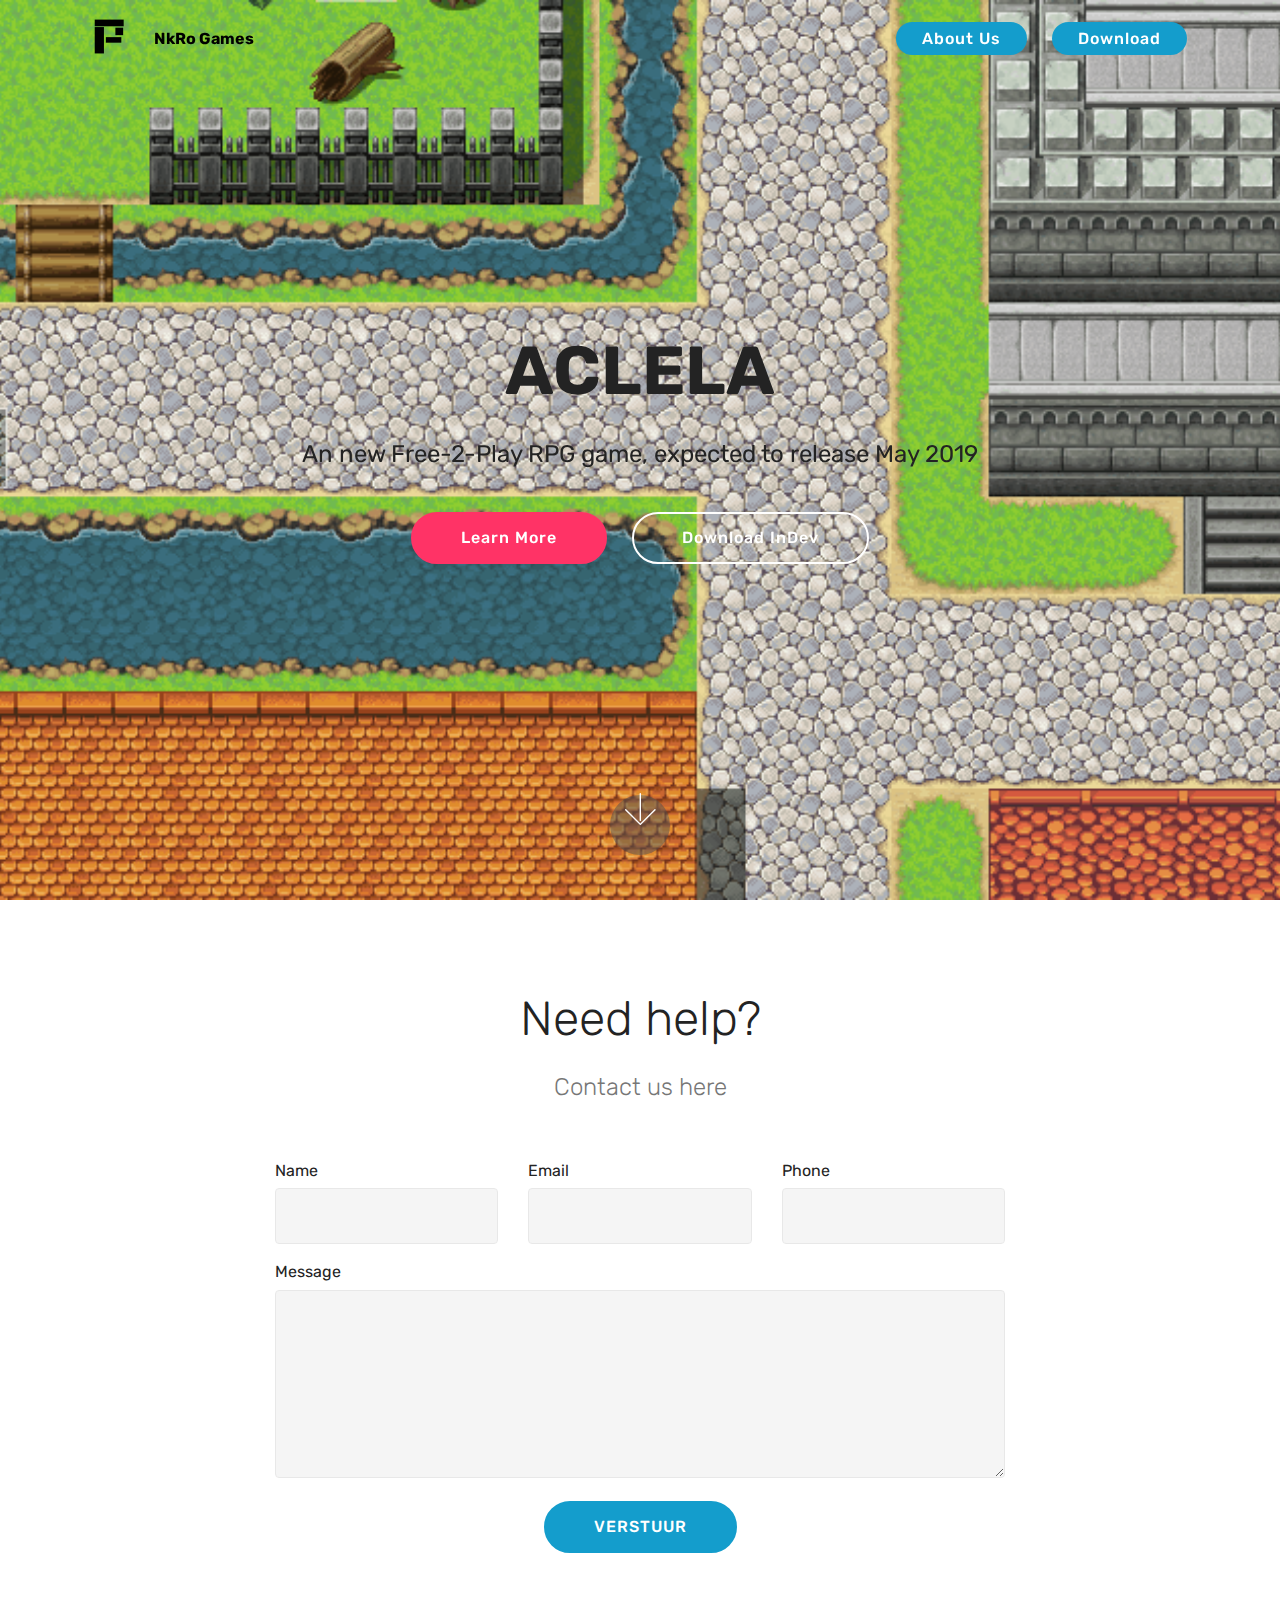
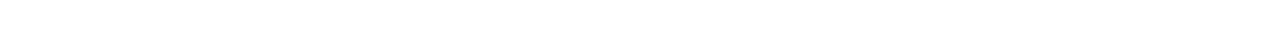
<file: index.html>
<!DOCTYPE html>
<html >
<head>
  <!-- Site made with Mobirise Website Builder v4.9.5, https://mobirise.com -->
  <meta charset="UTF-8">
  <meta http-equiv="X-UA-Compatible" content="IE=edge">
  <meta name="generator" content="Mobirise v4.9.5, mobirise.com">
  <meta name="viewport" content="width=device-width, initial-scale=1, minimum-scale=1">
  <link rel="shortcut icon" href="assets/images/logo-lol-122x122.png" type="image/x-icon">
  <meta name="description" content="">
  <title>Home</title>
  <link rel="stylesheet" href="assets/web/assets/mobirise-icons/mobirise-icons.css">
  <link rel="stylesheet" href="assets/tether/tether.min.css">
  <link rel="stylesheet" href="assets/bootstrap/css/bootstrap.min.css">
  <link rel="stylesheet" href="assets/bootstrap/css/bootstrap-grid.min.css">
  <link rel="stylesheet" href="assets/bootstrap/css/bootstrap-reboot.min.css">
  <link rel="stylesheet" href="assets/dropdown/css/style.css">
  <link rel="stylesheet" href="assets/theme/css/style.css">
  <link rel="stylesheet" href="assets/mobirise/css/mbr-additional.css" type="text/css">
  
  
  
</head>
<body>
  <section class="menu cid-rkrP3mmhwZ" once="menu" id="menu1-f">

    

    <nav class="navbar navbar-expand beta-menu navbar-dropdown align-items-center navbar-fixed-top navbar-toggleable-sm bg-color transparent">
        <button class="navbar-toggler navbar-toggler-right" type="button" data-toggle="collapse" data-target="#navbarSupportedContent" aria-controls="navbarSupportedContent" aria-expanded="false" aria-label="Toggle navigation">
            <div class="hamburger">
                <span></span>
                <span></span>
                <span></span>
                <span></span>
            </div>
        </button>
        <div class="menu-logo">
            <div class="navbar-brand">
                <span class="navbar-logo">
                    <a href="index.html">
                         <img src="assets/images/logo-lol-122x122.png" alt="Mobirise" title="" style="height: 3.8rem;">
                    </a>
                </span>
                <span class="navbar-caption-wrap"><a class="navbar-caption text-black display-4" href="index.html">
                        NkRo Games</a></span>
            </div>
        </div>
        <div class="collapse navbar-collapse" id="navbarSupportedContent">
            
            <div class="navbar-buttons mbr-section-btn"><a class="btn btn-sm btn-primary display-4" href="page2.html">About Us</a> <a class="btn btn-sm btn-primary display-4" href="aclela.html">Download</a></div>
        </div>
    </nav>
</section>

<section class="engine"><a href="https://mobirise.info/c">free web builder</a></section><section class="cid-qTkA127IK8 mbr-fullscreen mbr-parallax-background" id="header2-1">

    

    

    <div class="container align-center">
        <div class="row justify-content-md-center">
            <div class="mbr-white col-md-10">
                <h1 class="mbr-section-title mbr-bold pb-3 mbr-fonts-style display-1">
                    ACLELA</h1>
                
                <p class="mbr-text pb-3 mbr-fonts-style display-5">
                    An new Free-2-Play RPG game, expected to release May 2019</p>
                <div class="mbr-section-btn"><a class="btn btn-md btn-secondary display-4" href="aclela.html">Learn More</a>
                    <a class="btn btn-md btn-white-outline display-4" href="aclela.html">Download InDev</a></div>
            </div>
        </div>
    </div>
    <div class="mbr-arrow hidden-sm-down" aria-hidden="true">
        <a href="#next">
            <i class="mbri-down mbr-iconfont"></i>
        </a>
    </div>
</section>

<section class="mbr-section form1 cid-rkrI8SRZY6" id="form1-9">

    

    
    <div class="container">
        <div class="row justify-content-center">
            <div class="title col-12 col-lg-8">
                <h2 class="mbr-section-title align-center pb-3 mbr-fonts-style display-2">
                    Need help?</h2>
                <h3 class="mbr-section-subtitle align-center mbr-light pb-3 mbr-fonts-style display-5">
                    Contact us here</h3>
            </div>
        </div>
    </div>
    <div class="container">
        <div class="row justify-content-center">
            <div class="media-container-column col-lg-8" data-form-type="formoid">
                <!---Formbuilder Form--->
                <form action="https://mobirise.com/" method="POST" class="mbr-form form-with-styler" data-form-title="Mobirise Form"><input type="hidden" name="email" data-form-email="true" value="CweQeNwC/BM3D57hSDMDWaapLicbZzyFoXRSc1AxkTxTWWe3l/UnCzwc1hsbFVn29zgS/gANUWB5or0KlwSx6nP8vLWIxZ9Esc9L5ptPLHcdA2VpLvKqcmP9AhLo1OG1">
                    <div class="row row-sm-offset">
                        <div hidden="hidden" data-form-alert="" class="alert alert-success col-12">Thanks! We will get back to you as soon as possible</div>
                        <div hidden="hidden" data-form-alert-danger="" class="alert alert-danger col-12">
                        </div>
                    </div>
                    <div class="dragArea row row-sm-offset">
                        <div class="col-md-4  form-group" data-for="name">
                            <label for="name-form1-9" class="form-control-label mbr-fonts-style display-7">Name</label>
                            <input type="text" name="name" data-form-field="Name" required="required" class="form-control display-7" id="name-form1-9">
                        </div>
                        <div class="col-md-4  form-group" data-for="email">
                            <label for="email-form1-9" class="form-control-label mbr-fonts-style display-7">Email</label>
                            <input type="email" name="email" data-form-field="Email" required="required" class="form-control display-7" id="email-form1-9">
                        </div>
                        <div data-for="phone" class="col-md-4  form-group">
                            <label for="phone-form1-9" class="form-control-label mbr-fonts-style display-7">Phone</label>
                            <input type="tel" name="phone" data-form-field="Phone" class="form-control display-7" id="phone-form1-9">
                        </div>
                        <div data-for="message" class="col-md-12 form-group">
                            <label for="message-form1-9" class="form-control-label mbr-fonts-style display-7">Message</label>
                            <textarea name="message" data-form-field="Message" class="form-control display-7" id="message-form1-9"></textarea>
                        </div>
                        <div class="col-md-12 input-group-btn align-center">
                            <button type="submit" class="btn btn-primary btn-form display-4">VERSTUUR</button>
                        </div>
                    </div>
                </form><!---Formbuilder Form--->
            </div>
        </div>
    </div>
</section>


  <script src="assets/web/assets/jquery/jquery.min.js"></script>
  <script src="assets/popper/popper.min.js"></script>
  <script src="assets/tether/tether.min.js"></script>
  <script src="assets/bootstrap/js/bootstrap.min.js"></script>
  <script src="assets/smoothscroll/smooth-scroll.js"></script>
  <script src="assets/dropdown/js/script.min.js"></script>
  <script src="assets/touchswipe/jquery.touch-swipe.min.js"></script>
  <script src="assets/parallax/jarallax.min.js"></script>
  <script src="assets/theme/js/script.js"></script>
  <script src="assets/formoid/formoid.min.js"></script>
  
  
</body>
</html>
</file>
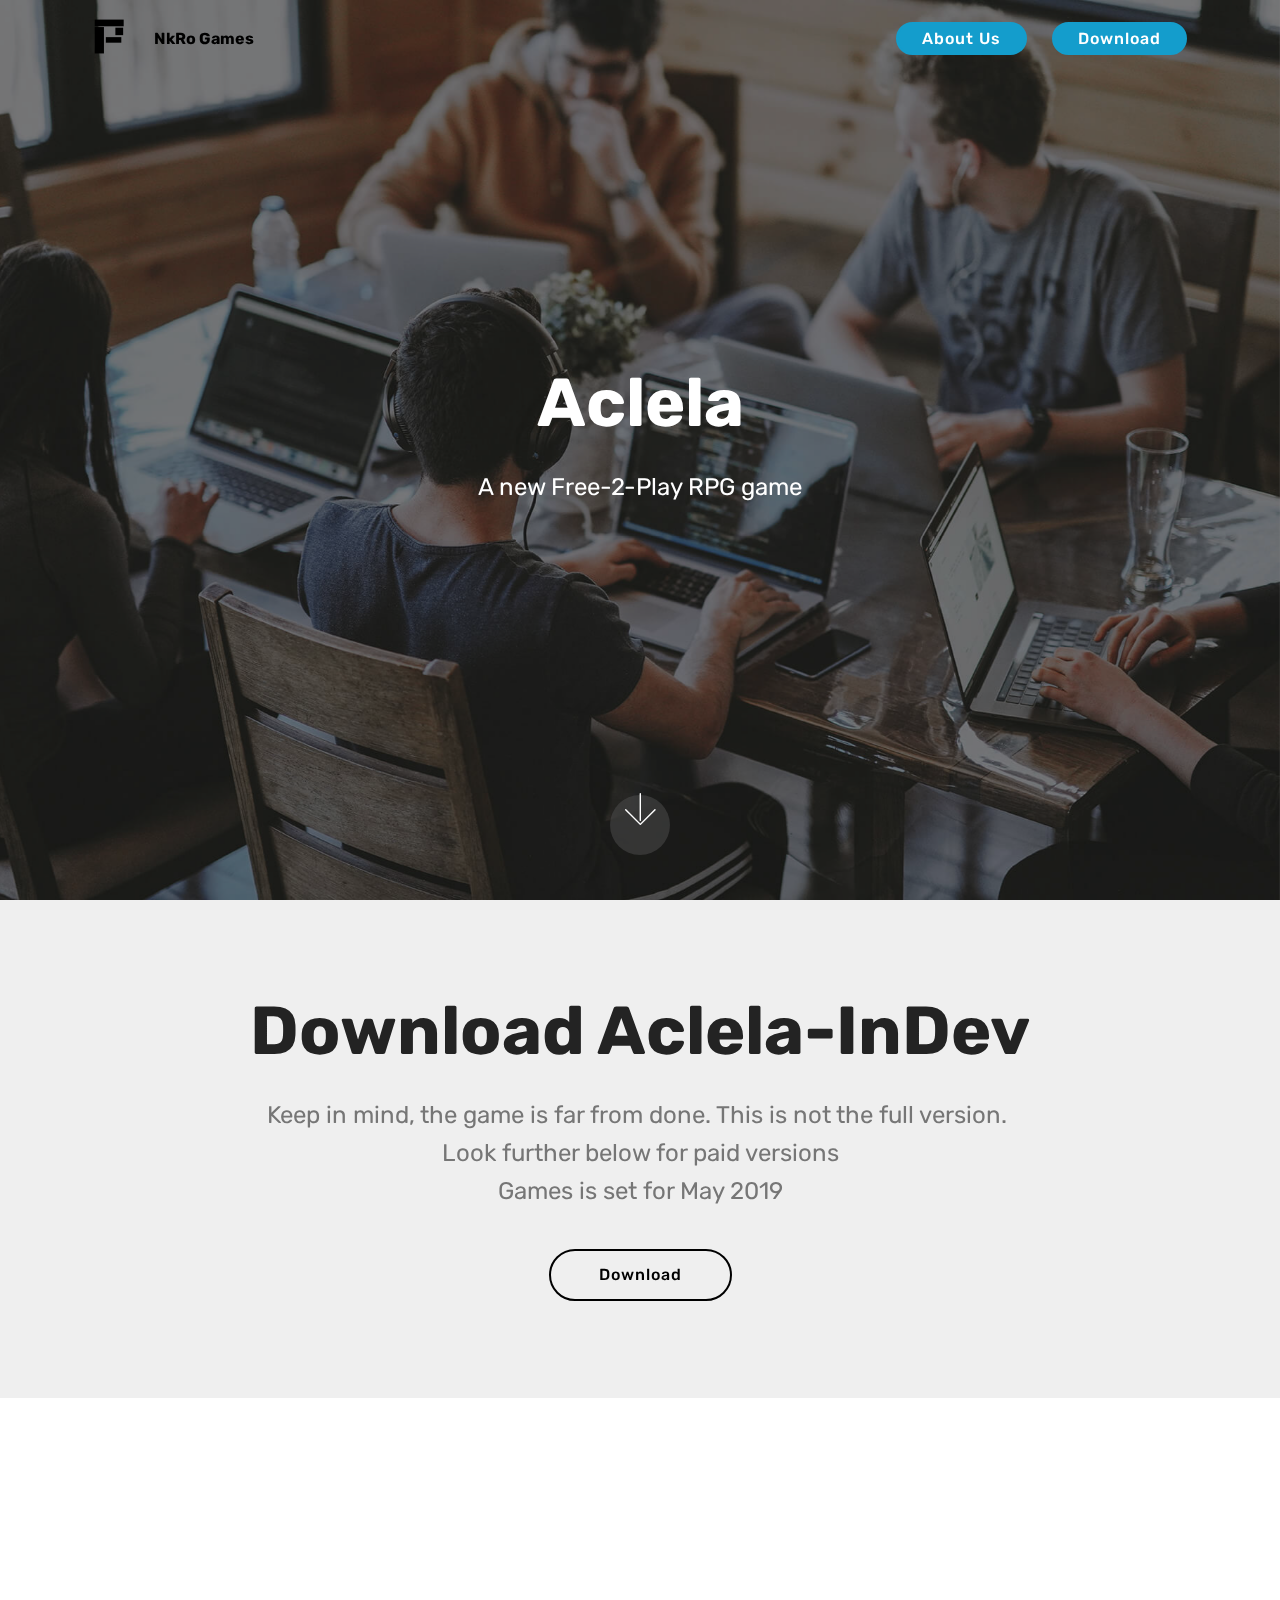
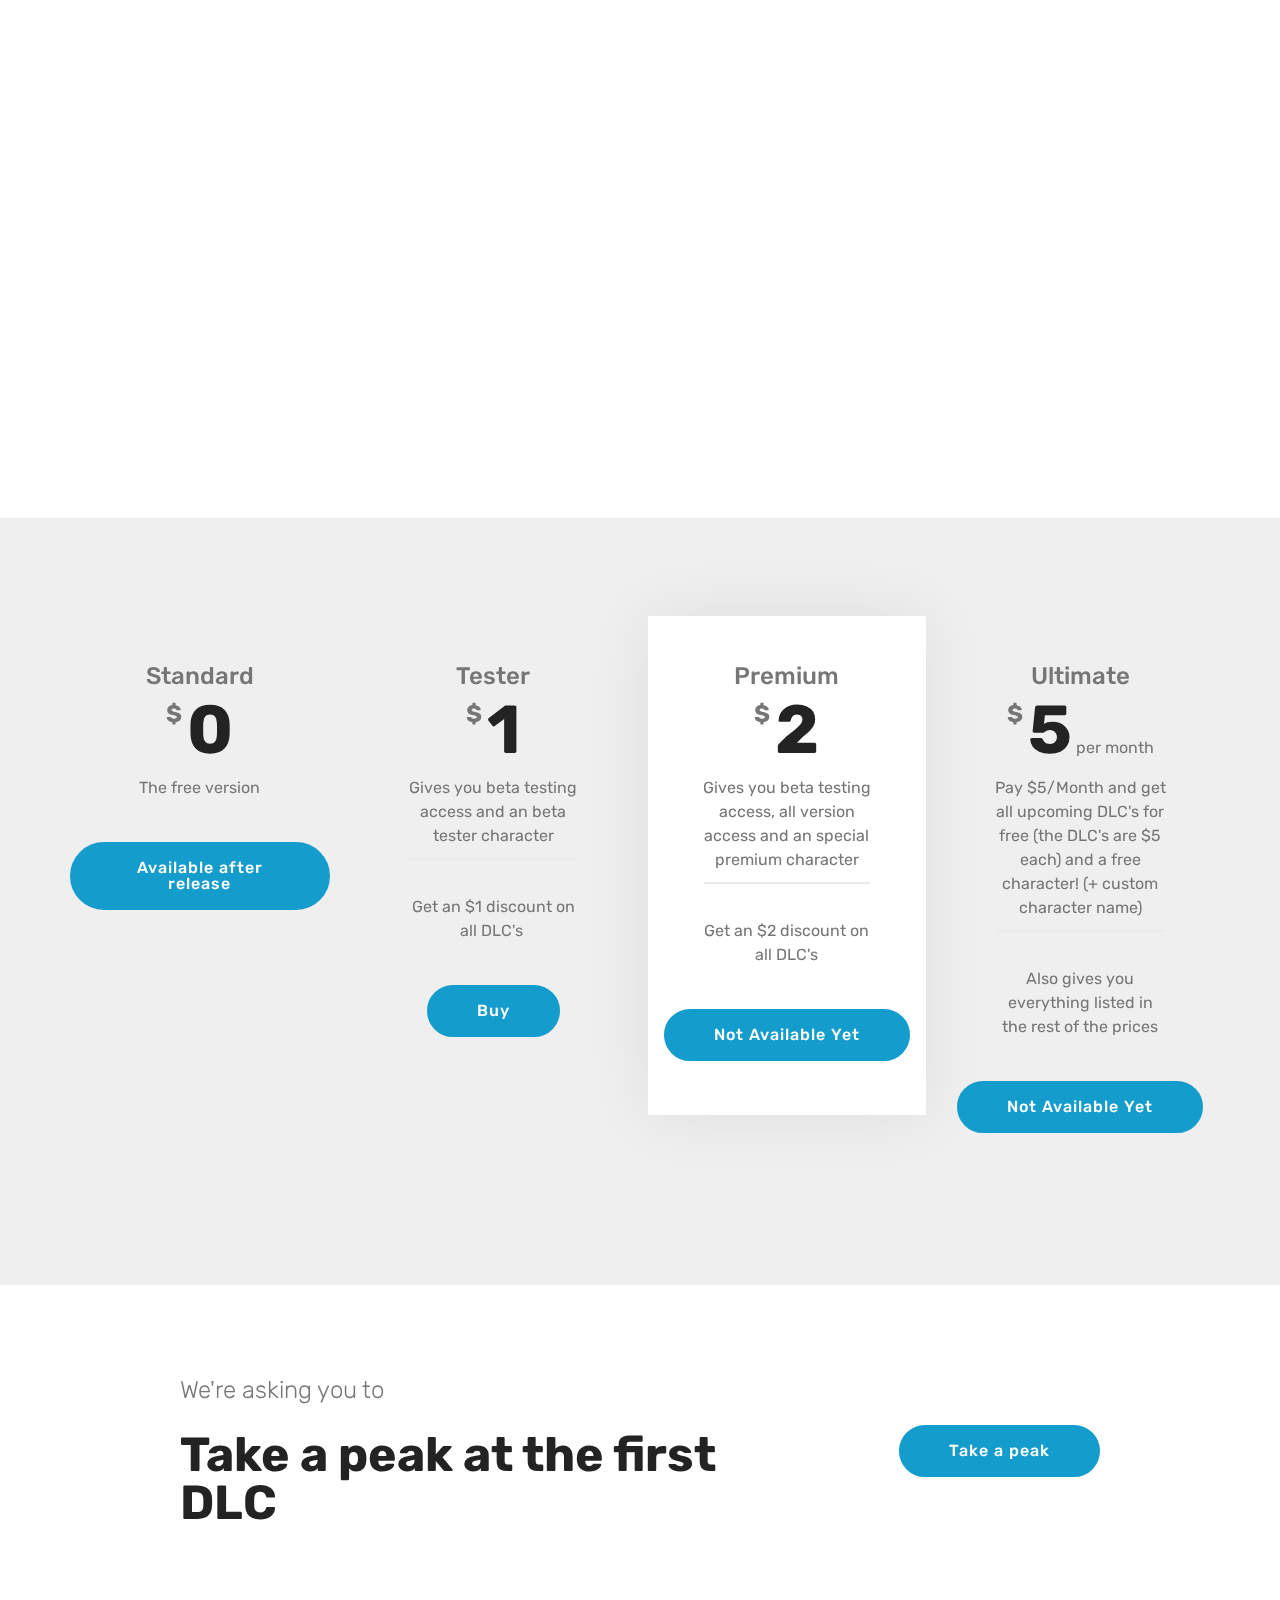
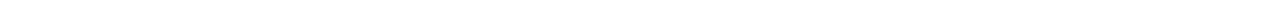
<file: aclela.html>
<!DOCTYPE html>
<html >
<head>
  <!-- Site made with Mobirise Website Builder v4.9.5, https://mobirise.com -->
  <meta charset="UTF-8">
  <meta http-equiv="X-UA-Compatible" content="IE=edge">
  <meta name="generator" content="Mobirise v4.9.5, mobirise.com">
  <meta name="viewport" content="width=device-width, initial-scale=1, minimum-scale=1">
  <link rel="shortcut icon" href="assets/images/logo-lol-122x122.png" type="image/x-icon">
  <meta name="description" content="Website Creator Description">
  <title>Aclela</title>
  <link rel="stylesheet" href="assets/web/assets/mobirise-icons/mobirise-icons.css">
  <link rel="stylesheet" href="assets/tether/tether.min.css">
  <link rel="stylesheet" href="assets/bootstrap/css/bootstrap.min.css">
  <link rel="stylesheet" href="assets/bootstrap/css/bootstrap-grid.min.css">
  <link rel="stylesheet" href="assets/bootstrap/css/bootstrap-reboot.min.css">
  <link rel="stylesheet" href="assets/dropdown/css/style.css">
  <link rel="stylesheet" href="assets/theme/css/style.css">
  <link rel="stylesheet" href="assets/mobirise/css/mbr-additional.css" type="text/css">
  
  
  
</head>
<body>
  <section class="menu cid-rkrPcb4YgT" once="menu" id="menu1-h">

    

    <nav class="navbar navbar-expand beta-menu navbar-dropdown align-items-center navbar-fixed-top navbar-toggleable-sm bg-color transparent">
        <button class="navbar-toggler navbar-toggler-right" type="button" data-toggle="collapse" data-target="#navbarSupportedContent" aria-controls="navbarSupportedContent" aria-expanded="false" aria-label="Toggle navigation">
            <div class="hamburger">
                <span></span>
                <span></span>
                <span></span>
                <span></span>
            </div>
        </button>
        <div class="menu-logo">
            <div class="navbar-brand">
                <span class="navbar-logo">
                    <a href="index.html">
                         <img src="assets/images/logo-lol-122x122.png" alt="Mobirise" title="" style="height: 3.8rem;">
                    </a>
                </span>
                <span class="navbar-caption-wrap"><a class="navbar-caption text-black display-4" href="index.html">
                        NkRo Games</a></span>
            </div>
        </div>
        <div class="collapse navbar-collapse" id="navbarSupportedContent">
            
            <div class="navbar-buttons mbr-section-btn"><a class="btn btn-sm btn-primary display-4" href="page2.html">About Us</a> <a class="btn btn-sm btn-primary display-4" href="aclela.html">Download</a></div>
        </div>
    </nav>
</section>

<section class="engine"><a href="https://mobirise.info/y">free html website templates</a></section><section class="cid-rkpvKJGhiN mbr-fullscreen mbr-parallax-background" id="header2-5">

    

    <div class="mbr-overlay" style="opacity: 0.5; background-color: rgb(35, 35, 35);"></div>

    <div class="container align-center">
        <div class="row justify-content-md-center">
            <div class="mbr-white col-md-10">
                <h1 class="mbr-section-title mbr-bold pb-3 mbr-fonts-style display-1">
                    Aclela</h1>
                
                <p class="mbr-text pb-3 mbr-fonts-style display-5">
                    A new Free-2-Play RPG game</p>
                
            </div>
        </div>
    </div>
    <div class="mbr-arrow hidden-sm-down" aria-hidden="true">
        <a href="#next">
            <i class="mbri-down mbr-iconfont"></i>
        </a>
    </div>
</section>

<section class="header1 cid-rkpw3Y3aBR" id="header16-6">

    

    

    <div class="container">
        <div class="row justify-content-md-center">
            <div class="col-md-10 align-center">
                <h1 class="mbr-section-title mbr-bold pb-3 mbr-fonts-style display-1">
                    Download Aclela-InDev</h1>
                
                <p class="mbr-text pb-3 mbr-fonts-style display-5">
                    Keep in mind, the game is far from done. This is not the full version.&nbsp;<br>Look further below for paid versions<br>Games is set for May 2019</p>
                <div class="mbr-section-btn"><a class="btn btn-md btn-black-outline display-4" href="https://www.dropbox.com/s/05bfgshtmplf0sk/Aclela.zip?dl=1" target="_blank">Download</a></div>
            </div>
        </div>
    </div>

</section>

<section class="cid-rkpPu8cMzn" id="video2-7">

    
    
    <figure class="mbr-figure align-center">
        <div class="video-block" style="width: 100%;">
            <div><iframe class="mbr-embedded-video" src="https://www.youtube.com/embed/uNCr7NdOJgw?rel=0&amp;amp;showinfo=0&amp;autoplay=0&amp;loop=0" width="1280" height="720" frameborder="0" allowfullscreen></iframe></div>
        </div>
    </figure>
</section>

<section class="pricing-table2 cid-rkpPBGVfo7" id="pricing-tables2-8">

    

    

    <div class="container">
        <div class="media-container-row">

            <div class="plan col-12 mx-2 my-2 justify-content-center col-lg-3">
                <div class="plan-header text-center pt-5">
                    <h3 class="plan-title mbr-fonts-style display-5">
                        Standard
                    </h3>
                    <div class="plan-price">
                        <span class="price-value mbr-fonts-style display-5">
                            $
                        </span>
                        <span class="price-figure mbr-fonts-style display-1">
                            0</span>
                        <small class="price-term mbr-fonts-style display-7"></small>
                    </div>
                </div>
                <div class="plan-body">
                    <div class="plan-list align-center">
                        <ul class="list-group list-group-flush mbr-fonts-style display-7">
                            <li class="list-group-item">The free version</li>
                        </ul>
                    </div>
                    <div class="mbr-section-btn text-center py-4 pb-5"><a href="https://mobirise.co" class="btn btn-primary display-4">Available after release</a></div>
                </div>
            </div>

            <div class="plan col-12 mx-2 my-2 justify-content-center col-lg-3">
                <div class="plan-header text-center pt-5">
                    <h3 class="plan-title mbr-fonts-style display-5">
                        Tester</h3>
                    <div class="plan-price">
                        <span class="price-value mbr-fonts-style display-5">
                            $
                        </span>
                        <span class="price-figure mbr-fonts-style display-1">
                            1</span>
                        <small class="price-term mbr-fonts-style display-7"></small>
                    </div>
                </div>
                <div class="plan-body">
                    <div class="plan-list align-center">
                        <ul class="list-group list-group-flush mbr-fonts-style display-7">
                            <li class="list-group-item">Gives you beta testing access and an beta tester character</li><br><li class="list-group-item">Get an $1 discount on all DLC's&nbsp;</li>
                        </ul>
                    </div>
                    <div class="mbr-section-btn text-center py-4 pb-5"><a href="aclela.html" class="btn btn-primary display-4">Buy</a></div>
                </div>
            </div>

            <div class="plan col-12 mx-2 my-2 justify-content-center favorite col-lg-3">
                <div class="plan-header text-center pt-5">
                    <h3 class="plan-title mbr-fonts-style display-5">
                        Premium
                    </h3>
                    <div class="plan-price">
                        <span class="price-value mbr-fonts-style display-5">
                            $
                        </span>
                        <span class="price-figure mbr-fonts-style display-1">
                            2</span>
                        <small class="price-term mbr-fonts-style display-7"></small>
                    </div>
                </div>
                <div class="plan-body">
                    <div class="plan-list align-center">
                        <ul class="list-group list-group-flush mbr-fonts-style display-7">
                            <li class="list-group-item">Gives you beta testing access, all version access and an special premium character</li><br><li class="list-group-item">Get an $2 discount on all DLC's</li>
                        </ul>
                    </div>
                    <div class="mbr-section-btn text-center py-4 pb-5"><a href="aclela.html" class="btn btn-primary display-4">Not Available Yet</a></div>
                </div>
            </div>

            <div class="plan col-12 mx-2 my-2 justify-content-center col-lg-3">
                <div class="plan-header text-center pt-5">
                    <h3 class="plan-title mbr-fonts-style display-5">
                        Ultimate
                    </h3>
                    <div class="plan-price">
                        <span class="price-value mbr-fonts-style display-5">
                            $
                        </span>
                        <span class="price-figure mbr-fonts-style display-1">5</span>
                        <small class="price-term mbr-fonts-style display-7">
                            per month</small>
                    </div>
                </div>
                <div class="plan-body">
                    <div class="plan-list align-center">
                        <ul class="list-group list-group-flush mbr-fonts-style display-7">
                            <li class="list-group-item">Pay $5/Month and get all upcoming DLC's for free (the DLC's are $5 each) and a free character! (+ custom character name)</li><br><li class="list-group-item">Also gives you everything listed in the rest of the prices</li>
                        </ul>
                    </div>
                    <div class="mbr-section-btn text-center py-4 pb-5"><a href="aclela.html" class="btn btn-primary display-4">Not Available Yet</a></div>
                </div>
            </div>

        </div>
    </div>
</section>

<section class="mbr-section info1 cid-rkrQS5Ew3W" id="info1-m">

    

    
    <div class="container">
        <div class="row justify-content-center content-row">
            <div class="media-container-column title col-12 col-lg-7 col-md-6">
                <h3 class="mbr-section-subtitle align-left mbr-light pb-3 mbr-fonts-style display-5">We're asking you to</h3>
                <h2 class="align-left mbr-bold mbr-fonts-style display-2">
                    Take a peak at the first DLC</h2>
            </div>
            <div class="media-container-column col-12 col-lg-3 col-md-4">
                <div class="mbr-section-btn align-right py-4"><a class="btn btn-primary display-4" href="page3.html">Take a peak</a></div>
            </div>
        </div>
    </div>
</section>


  <script src="assets/web/assets/jquery/jquery.min.js"></script>
  <script src="assets/popper/popper.min.js"></script>
  <script src="assets/tether/tether.min.js"></script>
  <script src="assets/bootstrap/js/bootstrap.min.js"></script>
  <script src="assets/smoothscroll/smooth-scroll.js"></script>
  <script src="assets/dropdown/js/script.min.js"></script>
  <script src="assets/touchswipe/jquery.touch-swipe.min.js"></script>
  <script src="assets/parallax/jarallax.min.js"></script>
  <script src="assets/theme/js/script.js"></script>
  
  
</body>
</html>
</file>
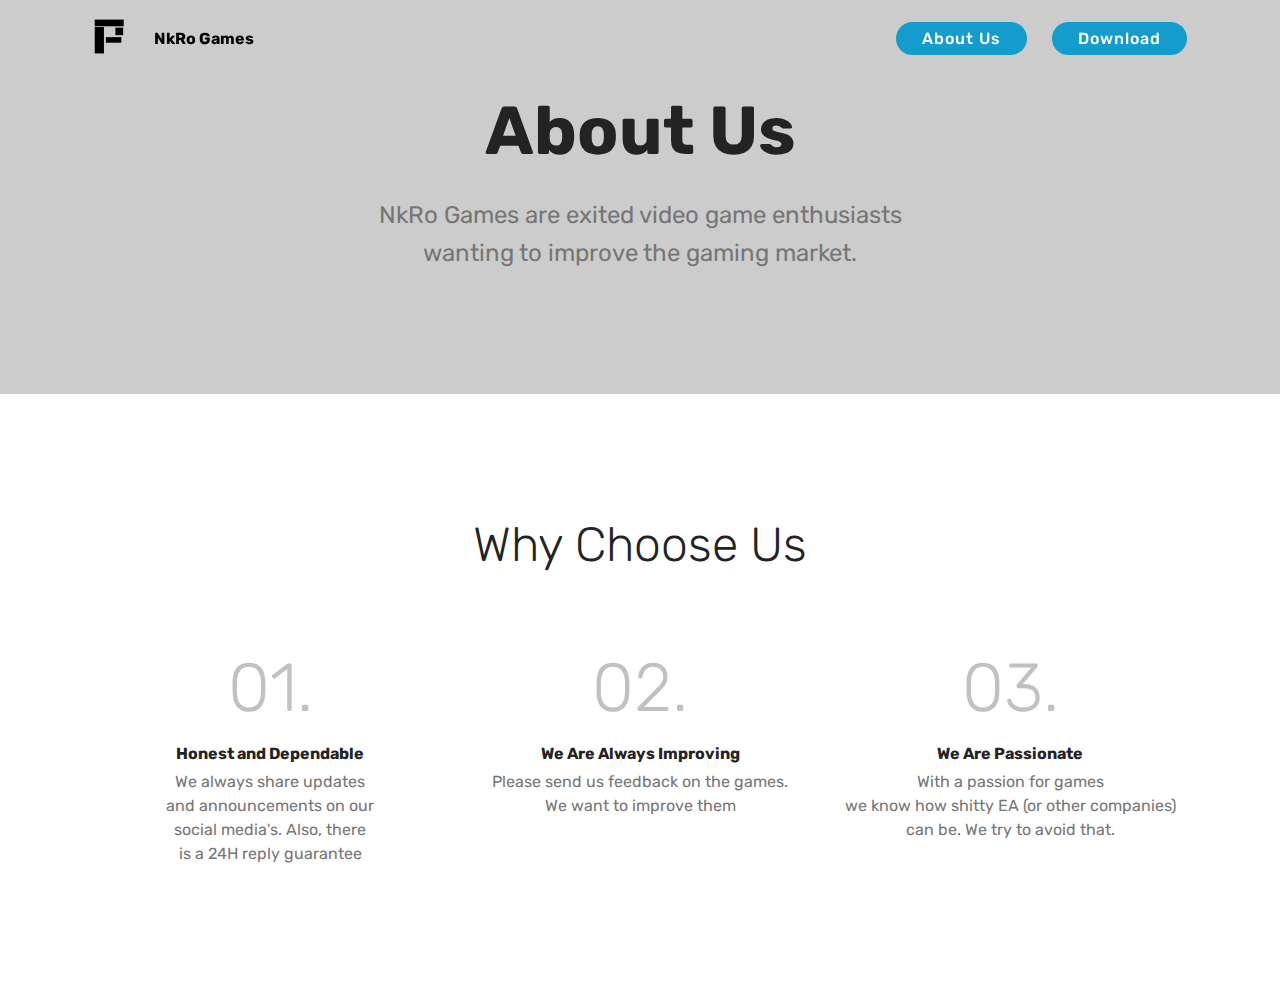
<file: page2.html>
<!DOCTYPE html>
<html >
<head>
  <!-- Site made with Mobirise Website Builder v4.9.5, https://mobirise.com -->
  <meta charset="UTF-8">
  <meta http-equiv="X-UA-Compatible" content="IE=edge">
  <meta name="generator" content="Mobirise v4.9.5, mobirise.com">
  <meta name="viewport" content="width=device-width, initial-scale=1, minimum-scale=1">
  <link rel="shortcut icon" href="assets/images/logo-lol-122x122.png" type="image/x-icon">
  <meta name="description" content="Website Builder Description">
  <title>About Us</title>
  <link rel="stylesheet" href="assets/web/assets/mobirise-icons/mobirise-icons.css">
  <link rel="stylesheet" href="assets/tether/tether.min.css">
  <link rel="stylesheet" href="assets/bootstrap/css/bootstrap.min.css">
  <link rel="stylesheet" href="assets/bootstrap/css/bootstrap-grid.min.css">
  <link rel="stylesheet" href="assets/bootstrap/css/bootstrap-reboot.min.css">
  <link rel="stylesheet" href="assets/dropdown/css/style.css">
  <link rel="stylesheet" href="assets/theme/css/style.css">
  <link rel="stylesheet" href="assets/mobirise/css/mbr-additional.css" type="text/css">
  
  
  
</head>
<body>
  <section class="menu cid-rkrP758foB" once="menu" id="menu1-g">

    

    <nav class="navbar navbar-expand beta-menu navbar-dropdown align-items-center navbar-fixed-top navbar-toggleable-sm bg-color transparent">
        <button class="navbar-toggler navbar-toggler-right" type="button" data-toggle="collapse" data-target="#navbarSupportedContent" aria-controls="navbarSupportedContent" aria-expanded="false" aria-label="Toggle navigation">
            <div class="hamburger">
                <span></span>
                <span></span>
                <span></span>
                <span></span>
            </div>
        </button>
        <div class="menu-logo">
            <div class="navbar-brand">
                <span class="navbar-logo">
                    <a href="index.html">
                         <img src="assets/images/logo-lol-122x122.png" alt="Mobirise" title="" style="height: 3.8rem;">
                    </a>
                </span>
                <span class="navbar-caption-wrap"><a class="navbar-caption text-black display-4" href="index.html">
                        NkRo Games</a></span>
            </div>
        </div>
        <div class="collapse navbar-collapse" id="navbarSupportedContent">
            
            <div class="navbar-buttons mbr-section-btn"><a class="btn btn-sm btn-primary display-4" href="page2.html">About Us</a> <a class="btn btn-sm btn-primary display-4" href="aclela.html">Download</a></div>
        </div>
    </nav>
</section>

<section class="engine"><a href="https://mobirise.info/j">website templates</a></section><section class="header1 cid-rkrNx3L74e" id="header16-b">

    

    

    <div class="container">
        <div class="row justify-content-md-center">
            <div class="col-md-10 align-center">
                <h1 class="mbr-section-title mbr-bold pb-3 mbr-fonts-style display-1">
                    About Us<br></h1>
                
                <p class="mbr-text pb-3 mbr-fonts-style display-5">NkRo Games are exited video game enthusiasts<br>wanting to improve the gaming market.</p>
                
            </div>
        </div>
    </div>

</section>

<section class="counters6 counters cid-rkrNVGdOlt" id="counters6-c">

    

    

    <div class="container pt-4 mt-2">
        <h2 class="mbr-section-title pb-3 align-center mbr-fonts-style display-2">Why Choose Us</h2>
        <h3 class="mbr-section-subtitle pb-5 align-center mbr-fonts-style display-5"></h3>
        <div>
                <div class="cards-container">
                    <div class="card col-12 col-md-6 col-lg-4 pb-md-4">
                        <div class="panel-item align-center">
                            <div class="card-img pb-3">
                                <h3 class="img-text mbr-fonts-style display-1">01.</h3>
                            </div>
                            <div class="card-text">
                                <h4 class="mbr-content-title mbr-bold mbr-fonts-style display-7">Honest and Dependable</h4>
                                <p class="mbr-content-text mbr-fonts-style display-7">
                                    We always share updates<br>and announcements on our<br>social media's. Also, there<br>is a 24H reply guarantee</p>
                            </div>
                        </div>
                    </div>
                    <div class="card col-12 col-md-6 col-lg-4 pb-md-4">
                        <div class="panel-item align-center">
                            <div class="card-img pb-3">
                                <h3 class="img-text mbr-fonts-style display-1">02.</h3>
                            </div>
                            <div class="card-text">
                                <h4 class="mbr-content-title mbr-bold mbr-fonts-style display-7">We Are Always Improving</h4>
                                <p class="mbr-content-text mbr-fonts-style display-7">
                                    Please send us feedback on the games.<br>We want to improve them</p>
                            </div>
                        </div>
                    </div>
                    <div class="card col-12 col-md-6 col-lg-4 last-child">
                        <div class="panel-item align-center">
                            <div class="card-img pb-3">
                                <h3 class="img-text mbr-fonts-style display-1">03.</h3>
                            </div>
                            <div class="card-text">
                                <h4 class="mbr-content-title mbr-bold mbr-fonts-style display-7">We Are Passionate</h4>
                                <p class="mbr-content-text mbr-fonts-style display-7">
                                        With a passion for games<br>we know how shitty EA (or other companies)<br>can be. We try to avoid that.</p>
                            </div>
                        </div>
                    </div>
                    
                </div>
            </div>
    </div>
</section>


  <script src="assets/web/assets/jquery/jquery.min.js"></script>
  <script src="assets/popper/popper.min.js"></script>
  <script src="assets/tether/tether.min.js"></script>
  <script src="assets/bootstrap/js/bootstrap.min.js"></script>
  <script src="assets/smoothscroll/smooth-scroll.js"></script>
  <script src="assets/dropdown/js/script.min.js"></script>
  <script src="assets/touchswipe/jquery.touch-swipe.min.js"></script>
  <script src="assets/viewportchecker/jquery.viewportchecker.js"></script>
  <script src="assets/theme/js/script.js"></script>
  
  
</body>
</html>
</file>
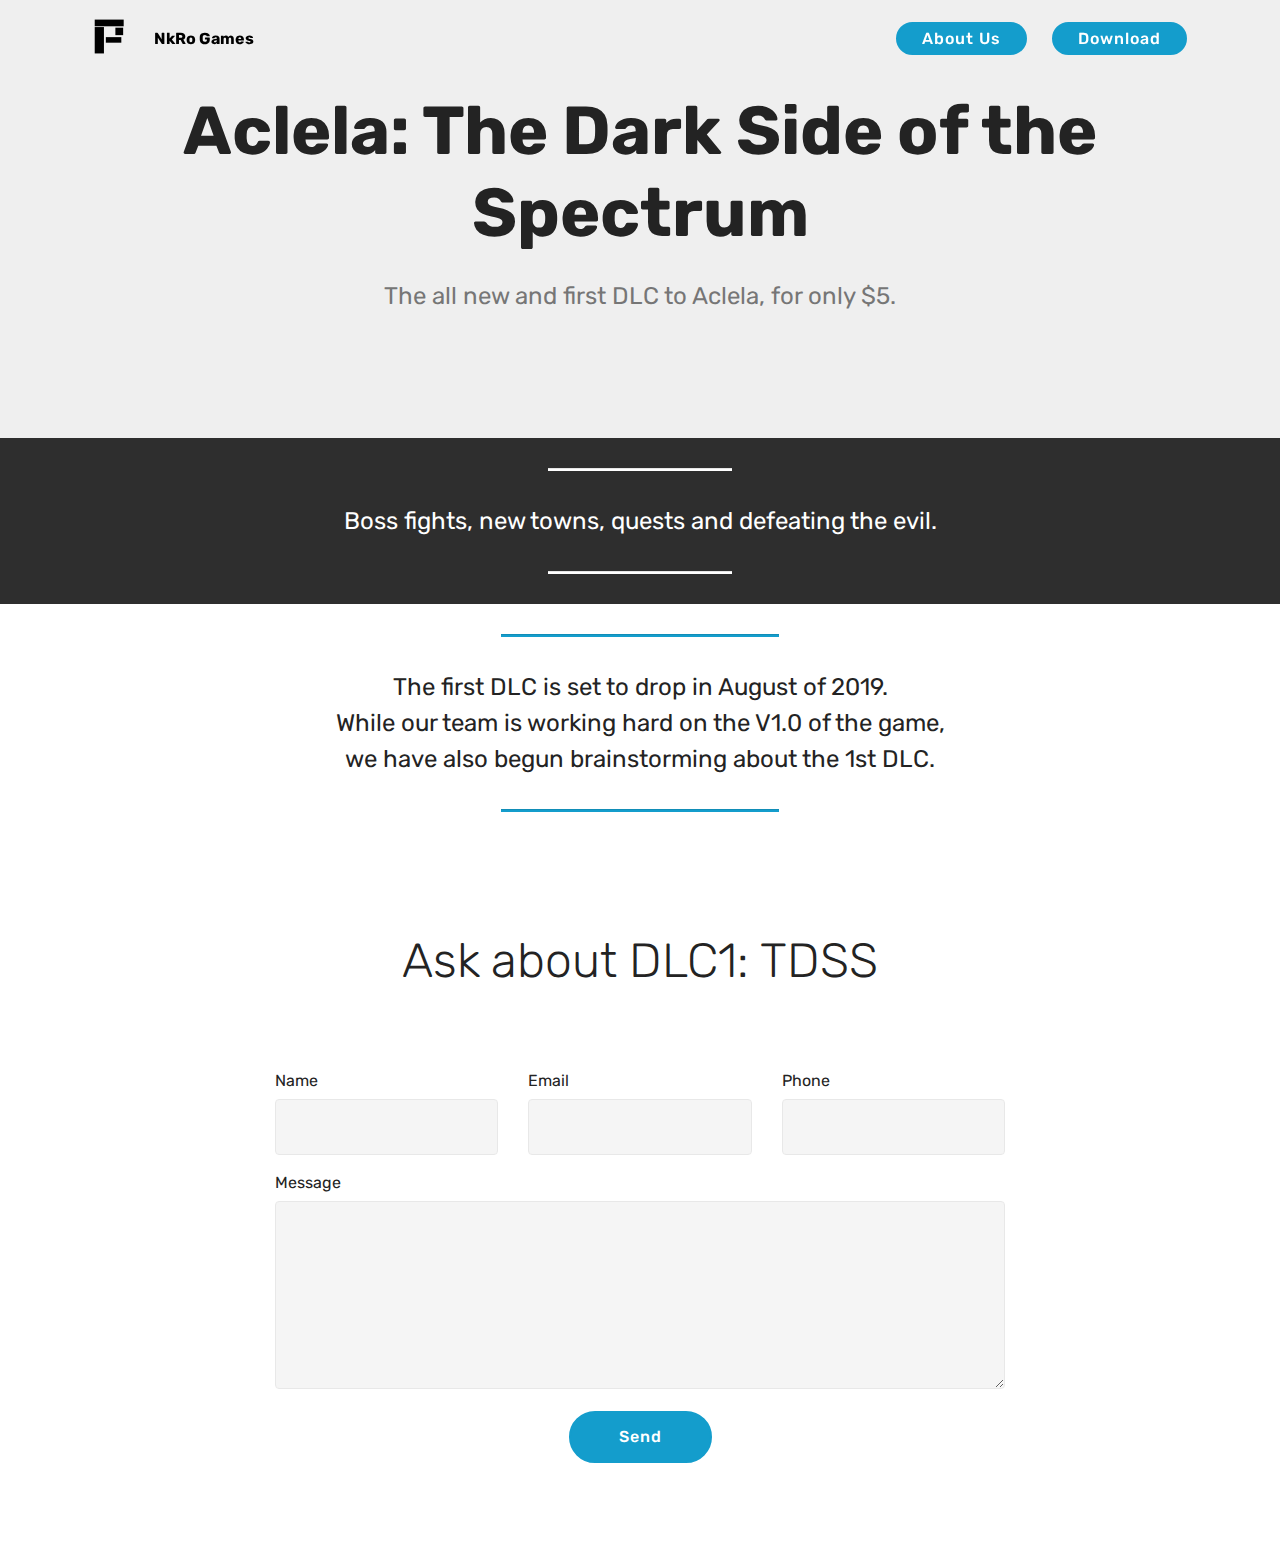
<file: page3.html>
<!DOCTYPE html>
<html >
<head>
  <!-- Site made with Mobirise Website Builder v4.9.5, https://mobirise.com -->
  <meta charset="UTF-8">
  <meta http-equiv="X-UA-Compatible" content="IE=edge">
  <meta name="generator" content="Mobirise v4.9.5, mobirise.com">
  <meta name="viewport" content="width=device-width, initial-scale=1, minimum-scale=1">
  <link rel="shortcut icon" href="assets/images/logo-lol-122x122.png" type="image/x-icon">
  <meta name="description" content="Site Builder Description">
  <title>Aclela: The Dark Side of the Spectrum</title>
  <link rel="stylesheet" href="assets/web/assets/mobirise-icons/mobirise-icons.css">
  <link rel="stylesheet" href="assets/tether/tether.min.css">
  <link rel="stylesheet" href="assets/bootstrap/css/bootstrap.min.css">
  <link rel="stylesheet" href="assets/bootstrap/css/bootstrap-grid.min.css">
  <link rel="stylesheet" href="assets/bootstrap/css/bootstrap-reboot.min.css">
  <link rel="stylesheet" href="assets/dropdown/css/style.css">
  <link rel="stylesheet" href="assets/theme/css/style.css">
  <link rel="stylesheet" href="assets/mobirise/css/mbr-additional.css" type="text/css">
  
  
  
</head>
<body>
  <section class="menu cid-rkrOVebtfc" once="menu" id="menu1-e">

    

    <nav class="navbar navbar-expand beta-menu navbar-dropdown align-items-center navbar-fixed-top navbar-toggleable-sm bg-color transparent">
        <button class="navbar-toggler navbar-toggler-right" type="button" data-toggle="collapse" data-target="#navbarSupportedContent" aria-controls="navbarSupportedContent" aria-expanded="false" aria-label="Toggle navigation">
            <div class="hamburger">
                <span></span>
                <span></span>
                <span></span>
                <span></span>
            </div>
        </button>
        <div class="menu-logo">
            <div class="navbar-brand">
                <span class="navbar-logo">
                    <a href="index.html">
                         <img src="assets/images/logo-lol-122x122.png" alt="Mobirise" title="" style="height: 3.8rem;">
                    </a>
                </span>
                <span class="navbar-caption-wrap"><a class="navbar-caption text-black display-4" href="index.html">
                        NkRo Games</a></span>
            </div>
        </div>
        <div class="collapse navbar-collapse" id="navbarSupportedContent">
            
            <div class="navbar-buttons mbr-section-btn"><a class="btn btn-sm btn-primary display-4" href="page2.html">About Us</a> <a class="btn btn-sm btn-primary display-4" href="aclela.html">Download</a></div>
        </div>
    </nav>
</section>

<section class="engine"><a href="https://mobirise.info/b">create a website</a></section><section class="header1 cid-rkrPfL3Uqe" id="header16-i">

    

    

    <div class="container">
        <div class="row justify-content-md-center">
            <div class="col-md-10 align-center">
                <h1 class="mbr-section-title mbr-bold pb-3 mbr-fonts-style display-1">
                    Aclela: The Dark Side of the Spectrum</h1>
                
                <p class="mbr-text pb-3 mbr-fonts-style display-5">
                    The all new and first DLC to Aclela, for only $5.</p>
                
            </div>
        </div>
    </div>

</section>

<section class="mbr-section article content10 cid-rkrPCrMBjw" id="content10-j">
    
     

    <div class="container">
        <div class="inner-container" style="width: 66%;">
            <hr class="line" style="width: 25%;">
            <div class="section-text align-center mbr-white mbr-fonts-style display-5">Boss fights, new towns, quests and defeating the evil.</div>
            <hr class="line" style="width: 25%;">
        </div>
    </div>
</section>

<section class="mbr-section article content9 cid-rkrPZ5xPG8" id="content9-k">
    
     

    <div class="container">
        <div class="inner-container" style="width: 100%;">
            <hr class="line" style="width: 25%;">
            <div class="section-text align-center mbr-fonts-style display-5">
                    The first DLC is set to drop in August of 2019.<br>While our team is working hard on the V1.0 of the game,<br>we have also begun brainstorming about the 1st DLC.</div>
            <hr class="line" style="width: 25%;">
        </div>
        </div>
</section>

<section class="mbr-section form1 cid-rkrQsJcFiM" id="form1-l">

    

    
    <div class="container">
        <div class="row justify-content-center">
            <div class="title col-12 col-lg-8">
                <h2 class="mbr-section-title align-center pb-3 mbr-fonts-style display-2">
                    Ask about DLC1: TDSS</h2>
                <h3 class="mbr-section-subtitle align-center mbr-light pb-3 mbr-fonts-style display-5"></h3>
            </div>
        </div>
    </div>
    <div class="container">
        <div class="row justify-content-center">
            <div class="media-container-column col-lg-8" data-form-type="formoid">
                <!---Formbuilder Form--->
                <form action="https://mobirise.com/" method="POST" class="mbr-form form-with-styler" data-form-title="Mobirise Form"><input type="hidden" name="email" data-form-email="true" value="uN+7yyDa56WOtj1IAh6G7yW7rQ9+Knq1R6fw5gT4m2ZDGNUDW+soX8Ni0+IZK0H18CeQpMZr4eEYUcvlN6rt3H8Lhafld3sSPYyO7RsHxsrt5U6E9NoEjuLVQFErid82">
                    <div class="row row-sm-offset">
                        <div hidden="hidden" data-form-alert="" class="alert alert-success col-12">Bedankt om het formulier in te vullen!</div>
                        <div hidden="hidden" data-form-alert-danger="" class="alert alert-danger col-12">
                        </div>
                    </div>
                    <div class="dragArea row row-sm-offset">
                        <div class="col-md-4  form-group" data-for="name">
                            <label for="name-form1-l" class="form-control-label mbr-fonts-style display-7">Name</label>
                            <input type="text" name="name" data-form-field="Name" required="required" class="form-control display-7" id="name-form1-l">
                        </div>
                        <div class="col-md-4  form-group" data-for="email">
                            <label for="email-form1-l" class="form-control-label mbr-fonts-style display-7">Email</label>
                            <input type="email" name="email" data-form-field="Email" required="required" class="form-control display-7" id="email-form1-l">
                        </div>
                        <div data-for="phone" class="col-md-4  form-group">
                            <label for="phone-form1-l" class="form-control-label mbr-fonts-style display-7">Phone</label>
                            <input type="tel" name="phone" data-form-field="Phone" class="form-control display-7" id="phone-form1-l">
                        </div>
                        <div data-for="message" class="col-md-12 form-group">
                            <label for="message-form1-l" class="form-control-label mbr-fonts-style display-7">Message</label>
                            <textarea name="message" data-form-field="Message" class="form-control display-7" id="message-form1-l"></textarea>
                        </div>
                        <div class="col-md-12 input-group-btn align-center"><button type="submit" class="btn btn-primary btn-form display-4">Send</button></div>
                    </div>
                </form><!---Formbuilder Form--->
            </div>
        </div>
    </div>
</section>


  <script src="assets/web/assets/jquery/jquery.min.js"></script>
  <script src="assets/popper/popper.min.js"></script>
  <script src="assets/tether/tether.min.js"></script>
  <script src="assets/bootstrap/js/bootstrap.min.js"></script>
  <script src="assets/smoothscroll/smooth-scroll.js"></script>
  <script src="assets/dropdown/js/script.min.js"></script>
  <script src="assets/touchswipe/jquery.touch-swipe.min.js"></script>
  <script src="assets/theme/js/script.js"></script>
  <script src="assets/formoid/formoid.min.js"></script>
  
  
</body>
</html>
</file>
<file: assets/web/assets/mobirise-icons/mobirise-icons.css>
@font-face {
  font-family: 'MobiriseIcons';
  src:  url('mobirise-icons.eot?spat4u');
  src:  url('mobirise-icons.eot?spat4u#iefix') format('embedded-opentype'),
    url('mobirise-icons.ttf?spat4u') format('truetype'),
    url('mobirise-icons.woff?spat4u') format('woff'),
    url('mobirise-icons.svg?spat4u#MobiriseIcons') format('svg');
  font-weight: normal;
  font-style: normal;
}

[class^="mbri-"], [class*=" mbri-"] {
  /* use !important to prevent issues with browser extensions that change fonts */
  font-family: MobiriseIcons !important;
  speak: none;
  font-style: normal;
  font-weight: normal;
  font-variant: normal;
  text-transform: none;
  line-height: 1;

  /* Better Font Rendering =========== */
  -webkit-font-smoothing: antialiased;
  -moz-osx-font-smoothing: grayscale;
}

.mbri-add-submenu:before {
  content: "\e900";
}
.mbri-alert:before {
  content: "\e901";
}
.mbri-align-center:before {
  content: "\e902";
}
.mbri-align-justify:before {
  content: "\e903";
}
.mbri-align-left:before {
  content: "\e904";
}
.mbri-align-right:before {
  content: "\e905";
}
.mbri-android:before {
  content: "\e906";
}
.mbri-apple:before {
  content: "\e907";
}
.mbri-arrow-down:before {
  content: "\e908";
}
.mbri-arrow-next:before {
  content: "\e909";
}
.mbri-arrow-prev:before {
  content: "\e90a";
}
.mbri-arrow-up:before {
  content: "\e90b";
}
.mbri-bold:before {
  content: "\e90c";
}
.mbri-bookmark:before {
  content: "\e90d";
}
.mbri-bootstrap:before {
  content: "\e90e";
}
.mbri-briefcase:before {
  content: "\e90f";
}
.mbri-browse:before {
  content: "\e910";
}
.mbri-bulleted-list:before {
  content: "\e911";
}
.mbri-calendar:before {
  content: "\e912";
}
.mbri-camera:before {
  content: "\e913";
}
.mbri-cart-add:before {
  content: "\e914";
}
.mbri-cart-full:before {
  content: "\e915";
}
.mbri-cash:before {
  content: "\e916";
}
.mbri-change-style:before {
  content: "\e917";
}
.mbri-chat:before {
  content: "\e918";
}
.mbri-clock:before {
  content: "\e919";
}
.mbri-close:before {
  content: "\e91a";
}
.mbri-cloud:before {
  content: "\e91b";
}
.mbri-code:before {
  content: "\e91c";
}
.mbri-contact-form:before {
  content: "\e91d";
}
.mbri-credit-card:before {
  content: "\e91e";
}
.mbri-cursor-click:before {
  content: "\e91f";
}
.mbri-cust-feedback:before {
  content: "\e920";
}
.mbri-database:before {
  content: "\e921";
}
.mbri-delivery:before {
  content: "\e922";
}
.mbri-desktop:before {
  content: "\e923";
}
.mbri-devices:before {
  content: "\e924";
}
.mbri-down:before {
  content: "\e925";
}
.mbri-download:before {
  content: "\e989";
}
.mbri-drag-n-drop:before {
  content: "\e927";
}
.mbri-drag-n-drop2:before {
  content: "\e928";
}
.mbri-edit:before {
  content: "\e929";
}
.mbri-edit2:before {
  content: "\e92a";
}
.mbri-error:before {
  content: "\e92b";
}
.mbri-extension:before {
  content: "\e92c";
}
.mbri-features:before {
  content: "\e92d";
}
.mbri-file:before {
  content: "\e92e";
}
.mbri-flag:before {
  content: "\e92f";
}
.mbri-folder:before {
  content: "\e930";
}
.mbri-gift:before {
  content: "\e931";
}
.mbri-github:before {
  content: "\e932";
}
.mbri-globe:before {
  content: "\e933";
}
.mbri-globe-2:before {
  content: "\e934";
}
.mbri-growing-chart:before {
  content: "\e935";
}
.mbri-hearth:before {
  content: "\e936";
}
.mbri-help:before {
  content: "\e937";
}
.mbri-home:before {
  content: "\e938";
}
.mbri-hot-cup:before {
  content: "\e939";
}
.mbri-idea:before {
  content: "\e93a";
}
.mbri-image-gallery:before {
  content: "\e93b";
}
.mbri-image-slider:before {
  content: "\e93c";
}
.mbri-info:before {
  content: "\e93d";
}
.mbri-italic:before {
  content: "\e93e";
}
.mbri-key:before {
  content: "\e93f";
}
.mbri-laptop:before {
  content: "\e940";
}
.mbri-layers:before {
  content: "\e941";
}
.mbri-left-right:before {
  content: "\e942";
}
.mbri-left:before {
  content: "\e943";
}
.mbri-letter:before {
  content: "\e944";
}
.mbri-like:before {
  content: "\e945";
}
.mbri-link:before {
  content: "\e946";
}
.mbri-lock:before {
  content: "\e947";
}
.mbri-login:before {
  content: "\e948";
}
.mbri-logout:before {
  content: "\e949";
}
.mbri-magic-stick:before {
  content: "\e94a";
}
.mbri-map-pin:before {
  content: "\e94b";
}
.mbri-menu:before {
  content: "\e94c";
}
.mbri-mobile:before {
  content: "\e94d";
}
.mbri-mobile2:before {
  content: "\e94e";
}
.mbri-mobirise:before {
  content: "\e94f";
}
.mbri-more-horizontal:before {
  content: "\e950";
}
.mbri-more-vertical:before {
  content: "\e951";
}
.mbri-music:before {
  content: "\e952";
}
.mbri-new-file:before {
  content: "\e953";
}
.mbri-numbered-list:before {
  content: "\e954";
}
.mbri-opened-folder:before {
  content: "\e955";
}
.mbri-pages:before {
  content: "\e956";
}
.mbri-paper-plane:before {
  content: "\e957";
}
.mbri-paperclip:before {
  content: "\e958";
}
.mbri-photo:before {
  content: "\e959";
}
.mbri-photos:before {
  content: "\e95a";
}
.mbri-pin:before {
  content: "\e95b";
}
.mbri-play:before {
  content: "\e95c";
}
.mbri-plus:before {
  content: "\e95d";
}
.mbri-preview:before {
  content: "\e95e";
}
.mbri-print:before {
  content: "\e95f";
}
.mbri-protect:before {
  content: "\e960";
}
.mbri-question:before {
  content: "\e961";
}
.mbri-quote-left:before {
  content: "\e962";
}
.mbri-quote-right:before {
  content: "\e963";
}
.mbri-refresh:before {
  content: "\e964";
}
.mbri-responsive:before {
  content: "\e965";
}
.mbri-right:before {
  content: "\e966";
}
.mbri-rocket:before {
  content: "\e967";
}
.mbri-sad-face:before {
  content: "\e968";
}
.mbri-sale:before {
  content: "\e969";
}
.mbri-save:before {
  content: "\e96a";
}
.mbri-search:before {
  content: "\e96b";
}
.mbri-setting:before {
  content: "\e96c";
}
.mbri-setting2:before {
  content: "\e96d";
}
.mbri-setting3:before {
  content: "\e96e";
}
.mbri-share:before {
  content: "\e96f";
}
.mbri-shopping-bag:before {
  content: "\e970";
}
.mbri-shopping-basket:before {
  content: "\e971";
}
.mbri-shopping-cart:before {
  content: "\e972";
}
.mbri-sites:before {
  content: "\e973";
}
.mbri-smile-face:before {
  content: "\e974";
}
.mbri-speed:before {
  content: "\e975";
}
.mbri-star:before {
  content: "\e976";
}
.mbri-success:before {
  content: "\e977";
}
.mbri-sun:before {
  content: "\e978";
}
.mbri-sun2:before {
  content: "\e979";
}
.mbri-tablet:before {
  content: "\e97a";
}
.mbri-tablet-vertical:before {
  content: "\e97b";
}
.mbri-target:before {
  content: "\e97c";
}
.mbri-timer:before {
  content: "\e97d";
}
.mbri-to-ftp:before {
  content: "\e97e";
}
.mbri-to-local-drive:before {
  content: "\e97f";
}
.mbri-touch-swipe:before {
  content: "\e980";
}
.mbri-touch:before {
  content: "\e981";
}
.mbri-trash:before {
  content: "\e982";
}
.mbri-underline:before {
  content: "\e983";
}
.mbri-unlink:before {
  content: "\e984";
}
.mbri-unlock:before {
  content: "\e985";
}
.mbri-up-down:before {
  content: "\e986";
}
.mbri-up:before {
  content: "\e987";
}
.mbri-update:before {
  content: "\e988";
}
.mbri-upload:before {
 content: "\e926"; 
}
.mbri-user:before {
  content: "\e98a";
}
.mbri-user2:before {
  content: "\e98b";
}
.mbri-users:before {
  content: "\e98c";
}
.mbri-video:before {
  content: "\e98d";
}
.mbri-video-play:before {
  content: "\e98e";
}
.mbri-watch:before {
  content: "\e98f";
}
.mbri-website-theme:before {
  content: "\e990";
}
.mbri-wifi:before {
  content: "\e991";
}
.mbri-windows:before {
  content: "\e992";
}
.mbri-zoom-out:before {
  content: "\e993";
}
.mbri-redo:before {
  content: "\e994";
}
.mbri-undo:before {
  content: "\e995";
}
</file>
<file: assets/dropdown/css/style.css>
.navbar-dropdown {
  left: 0;
  padding: 0;
  position: absolute;
  right: 0;
  top: 0;
  transition: all 0.45s ease;
  z-index: 1030;
  background: #282828; }
  .navbar-dropdown .navbar-logo {
    margin-right: 0.8rem;
    transition: margin 0.3s ease-in-out;
    vertical-align: middle; }
    .navbar-dropdown .navbar-logo img {
      height: 3.125rem;
      transition: all 0.3s ease-in-out; }
    .navbar-dropdown .navbar-logo.mbr-iconfont {
      font-size: 3.125rem;
      line-height: 3.125rem; }
  .navbar-dropdown .navbar-caption {
    font-weight: 700;
    white-space: normal;
    vertical-align: -4px;
    line-height: 3.125rem !important; }
    .navbar-dropdown .navbar-caption, .navbar-dropdown .navbar-caption:hover {
      color: inherit;
      text-decoration: none; }
  .navbar-dropdown .mbr-iconfont + .navbar-caption {
    vertical-align: -1px; }
  .navbar-dropdown.navbar-fixed-top {
    position: fixed; }
  .navbar-dropdown .navbar-brand span {
    vertical-align: -4px; }
  .navbar-dropdown.bg-color.transparent {
    background: none; }
  .navbar-dropdown.navbar-short .navbar-brand {
    padding: 0.625rem 0; }
    .navbar-dropdown.navbar-short .navbar-brand span {
      vertical-align: -1px; }
  .navbar-dropdown.navbar-short .navbar-caption {
    line-height: 2.375rem !important;
    vertical-align: -2px; }
  .navbar-dropdown.navbar-short .navbar-logo {
    margin-right: 0.5rem; }
    .navbar-dropdown.navbar-short .navbar-logo img {
      height: 2.375rem; }
    .navbar-dropdown.navbar-short .navbar-logo.mbr-iconfont {
      font-size: 2.375rem;
      line-height: 2.375rem; }
  .navbar-dropdown.navbar-short .mbr-table-cell {
    height: 3.625rem; }
  .navbar-dropdown .navbar-close {
    left: 0.6875rem;
    position: fixed;
    top: 0.75rem;
    z-index: 1000; }
  .navbar-dropdown .hamburger-icon {
    content: "";
    display: inline-block;
    vertical-align: middle;
    width: 16px;
    -webkit-box-shadow: 0 -6px 0 1px #282828,0 0 0 1px #282828,0 6px 0 1px #282828;
    -moz-box-shadow: 0 -6px 0 1px #282828,0 0 0 1px #282828,0 6px 0 1px #282828;
    box-shadow: 0 -6px 0 1px #282828,0 0 0 1px #282828,0 6px 0 1px #282828; }

.dropdown-menu .dropdown-toggle[data-toggle="dropdown-submenu"]::after {
  border-bottom: 0.35em solid transparent;
  border-left: 0.35em solid;
  border-right: 0;
  border-top: 0.35em solid transparent;
  margin-left: 0.3rem; }

.dropdown-menu .dropdown-item:focus {
  outline: 0; }

.nav-dropdown {
  font-size: 0.75rem;
  font-weight: 500;
  height: auto !important; }
  .nav-dropdown .nav-btn {
    padding-left: 1rem; }
  .nav-dropdown .link {
    margin: .667em 1.667em;
    font-weight: 500;
    padding: 0;
    transition: color .2s ease-in-out; }
    .nav-dropdown .link.dropdown-toggle {
      margin-right: 2.583em; }
      .nav-dropdown .link.dropdown-toggle::after {
        margin-left: .25rem;
        border-top: 0.35em solid;
        border-right: 0.35em solid transparent;
        border-left: 0.35em solid transparent;
        border-bottom: 0; }
      .nav-dropdown .link.dropdown-toggle[aria-expanded="true"] {
        margin: 0;
        padding: 0.667em 3.263em  0.667em 1.667em; }
  .nav-dropdown .link::after,
  .nav-dropdown .dropdown-item::after {
    color: inherit; }
  .nav-dropdown .btn {
    font-size: 0.75rem;
    font-weight: 700;
    letter-spacing: 0;
    margin-bottom: 0;
    padding-left: 1.25rem;
    padding-right: 1.25rem; }
  .nav-dropdown .dropdown-menu {
    border-radius: 0;
    border: 0;
    left: 0;
    margin: 0;
    padding-bottom: 1.25rem;
    padding-top: 1.25rem;
    position: relative; }
  .nav-dropdown .dropdown-submenu {
    margin-left: 0.125rem;
    top: 0; }
  .nav-dropdown .dropdown-item {
    font-weight: 500;
    line-height: 2;
    padding: 0.3846em 4.615em 0.3846em 1.5385em;
    position: relative;
    transition: color .2s ease-in-out, background-color .2s ease-in-out; }
    .nav-dropdown .dropdown-item::after {
      margin-top: -0.3077em;
      position: absolute;
      right: 1.1538em;
      top: 50%; }
    .nav-dropdown .dropdown-item:focus, .nav-dropdown .dropdown-item:hover {
      background: none; }

@media (max-width: 767px) {
  .nav-dropdown.navbar-toggleable-sm {
    bottom: 0;
    display: none;
    left: 0;
    overflow-x: hidden;
    position: fixed;
    top: 0;
    transform: translateX(-100%);
    -ms-transform: translateX(-100%);
    -webkit-transform: translateX(-100%);
    width: 18.75rem;
    z-index: 999; } }
.nav-dropdown.navbar-toggleable-xl {
  bottom: 0;
  display: none;
  left: 0;
  overflow-x: hidden;
  position: fixed;
  top: 0;
  transform: translateX(-100%);
  -ms-transform: translateX(-100%);
  -webkit-transform: translateX(-100%);
  width: 18.75rem;
  z-index: 999; }

.nav-dropdown-sm {
  display: block !important;
  overflow-x: hidden;
  overflow: auto;
  padding-top: 3.875rem; }
  .nav-dropdown-sm::after {
    content: "";
    display: block;
    height: 3rem;
    width: 100%; }
  .nav-dropdown-sm.collapse.in ~ .navbar-close {
    display: block !important; }
  .nav-dropdown-sm.collapsing, .nav-dropdown-sm.collapse.in {
    transform: translateX(0);
    -ms-transform: translateX(0);
    -webkit-transform: translateX(0);
    transition: all 0.25s ease-out;
    -webkit-transition: all 0.25s ease-out;
    background: #282828; }
  .nav-dropdown-sm.collapsing[aria-expanded="false"] {
    transform: translateX(-100%);
    -ms-transform: translateX(-100%);
    -webkit-transform: translateX(-100%); }
  .nav-dropdown-sm .nav-item {
    display: block;
    margin-left: 0 !important;
    padding-left: 0; }
  .nav-dropdown-sm .link,
  .nav-dropdown-sm .dropdown-item {
    border-top: 1px dotted rgba(255, 255, 255, 0.1);
    font-size: 0.8125rem;
    line-height: 1.6;
    margin: 0 !important;
    padding: 0.875rem 2.4rem 0.875rem 1.5625rem !important;
    position: relative;
    white-space: normal; }
    .nav-dropdown-sm .link:focus, .nav-dropdown-sm .link:hover,
    .nav-dropdown-sm .dropdown-item:focus,
    .nav-dropdown-sm .dropdown-item:hover {
      background: rgba(0, 0, 0, 0.2) !important;
      color: #c0a375; }
  .nav-dropdown-sm .nav-btn {
    position: relative;
    padding: 1.5625rem 1.5625rem 0 1.5625rem; }
    .nav-dropdown-sm .nav-btn::before {
      border-top: 1px dotted rgba(255, 255, 255, 0.1);
      content: "";
      left: 0;
      position: absolute;
      top: 0;
      width: 100%; }
    .nav-dropdown-sm .nav-btn + .nav-btn {
      padding-top: 0.625rem; }
      .nav-dropdown-sm .nav-btn + .nav-btn::before {
        display: none; }
  .nav-dropdown-sm .btn {
    padding: 0.625rem 0; }
  .nav-dropdown-sm .dropdown-toggle[data-toggle="dropdown-submenu"]::after {
    margin-left: .25rem;
    border-top: 0.35em solid;
    border-right: 0.35em solid transparent;
    border-left: 0.35em solid transparent;
    border-bottom: 0; }
  .nav-dropdown-sm .dropdown-toggle[data-toggle="dropdown-submenu"][aria-expanded="true"]::after {
    border-top: 0;
    border-right: 0.35em solid transparent;
    border-left: 0.35em solid transparent;
    border-bottom: 0.35em solid; }
  .nav-dropdown-sm .dropdown-menu {
    margin: 0;
    padding: 0;
    position: relative;
    top: 0;
    left: 0;
    width: 100%;
    border: 0;
    float: none;
    border-radius: 0;
    background: none; }
  .nav-dropdown-sm .dropdown-submenu {
    left: 100%;
    margin-left: 0.125rem;
    margin-top: -1.25rem;
    top: 0; }

.navbar-toggleable-sm .nav-dropdown .dropdown-menu {
  position: absolute; }

.navbar-toggleable-sm .nav-dropdown .dropdown-submenu {
  left: 100%;
  margin-left: 0.125rem;
  margin-top: -1.25rem;
  top: 0; }

.navbar-toggleable-sm.opened .nav-dropdown .dropdown-menu {
  position: relative; }

.navbar-toggleable-sm.opened .nav-dropdown .dropdown-submenu {
  left: 0;
  margin-left: 00rem;
  margin-top: 0rem;
  top: 0; }

.is-builder .nav-dropdown.collapsing {
  transition: none !important; }

/*# sourceMappingURL=style.css.map */
</file>
<file: assets/theme/css/style.css>
/*!
 * Mobirise v4 theme (https://mobirise.com/)
 * Copyright 2017 Mobirise
 */
section {
  background-color: #eeeeee; }

section,
.container,
.container-fluid {
  position: relative;
  word-wrap: break-word; }

a.mbr-iconfont:hover {
  text-decoration: none; }

.article .lead p, .article .lead ul, .article .lead ol, .article .lead pre, .article .lead blockquote {
  margin-bottom: 0; }

a {
  font-style: normal;
  font-weight: 400;
  cursor: pointer; }
  a, a:hover {
    text-decoration: none; }

figure {
  margin-bottom: 0; }

body {
  color: #232323; }

h1, h2, h3, h4, h5, h6,
.h1, .h2, .h3, .h4, .h5, .h6,
.display-1, .display-2, .display-3, .display-4 {
  line-height: 1;
  word-break: break-word;
  word-wrap: break-word; }

b, strong {
  font-weight: bold; }

blockquote {
  padding: 10px 0 10px 20px;
  position: relative;
  border-left: 2px solid;
  border-color: #ff3366; }

input:-webkit-autofill, input:-webkit-autofill:hover, input:-webkit-autofill:focus, input:-webkit-autofill:active {
  transition-delay: 9999s;
  transition-property: background-color, color; }

textarea[type="hidden"] {
  display: none; }

body {
  position: relative; }

section {
  background-position: 50% 50%;
  background-repeat: no-repeat;
  background-size: cover; }
  section .mbr-background-video,
  section .mbr-background-video-preview {
    position: absolute;
    bottom: 0;
    left: 0;
    right: 0;
    top: 0; }

.hidden {
  visibility: hidden; }

.mbr-z-index20 {
  z-index: 20; }

/*! Base colors */
.mbr-white {
  color: #ffffff; }

.mbr-black {
  color: #000000; }

.mbr-bg-white {
  background-color: #ffffff; }

.mbr-bg-black {
  background-color: #000000; }

/*! Text-aligns */
.align-left {
  text-align: left; }

.align-center {
  text-align: center; }

.align-right {
  text-align: right; }

@media (max-width: 767px) {
  .align-left, .align-center, .align-right, .mbr-section-btn, .mbr-section-title {
    text-align: center; } }
/*! Font-weight  */
.mbr-light {
  font-weight: 300; }

.mbr-regular {
  font-weight: 400; }

.mbr-semibold {
  font-weight: 500; }

.mbr-bold {
  font-weight: 700; }

/*! Media  */
.media-size-item {
  -webkit-flex: 1 1 auto;
  -moz-flex: 1 1 auto;
  -ms-flex: 1 1 auto;
  -o-flex: 1 1 auto;
  flex: 1 1 auto; }

.media-content {
  -webkit-flex-basis: 100%;
  flex-basis: 100%; }

.media-container-row {
  display: -ms-flexbox;
  display: -webkit-flex;
  display: flex;
  -webkit-flex-direction: row;
  -ms-flex-direction: row;
  flex-direction: row;
  -webkit-flex-wrap: wrap;
  -ms-flex-wrap: wrap;
  flex-wrap: wrap;
  -webkit-justify-content: center;
  -ms-flex-pack: center;
  justify-content: center;
  -webkit-align-content: center;
  -ms-flex-line-pack: center;
  align-content: center;
  -webkit-align-items: start;
  -ms-flex-align: start;
  align-items: start; }
  .media-container-row .media-size-item {
    width: 400px; }

.media-container-column {
  display: -ms-flexbox;
  display: -webkit-flex;
  display: flex;
  -webkit-flex-direction: column;
  -ms-flex-direction: column;
  flex-direction: column;
  -webkit-flex-wrap: wrap;
  -ms-flex-wrap: wrap;
  flex-wrap: wrap;
  -webkit-justify-content: center;
  -ms-flex-pack: center;
  justify-content: center;
  -webkit-align-content: center;
  -ms-flex-line-pack: center;
  align-content: center;
  -webkit-align-items: stretch;
  -ms-flex-align: stretch;
  align-items: stretch; }
  .media-container-column > * {
    width: 100%; }

@media (min-width: 992px) {
  .media-container-row {
    -webkit-flex-wrap: nowrap;
    -ms-flex-wrap: nowrap;
    flex-wrap: nowrap; } }
figure {
  overflow: hidden; }

figure[mbr-media-size] {
  transition: width 0.1s; }

.mbr-figure img, .mbr-figure iframe {
  display: block;
  width: 100%; }

.card {
  background-color: transparent;
  border: none; }

.card-img {
  text-align: center;
  flex-shrink: 0;
  -webkit-flex-shrink: 0; }

.media {
  max-width: 100%;
  margin: 0 auto; }

.mbr-figure {
  -ms-flex-item-align: center;
  -ms-grid-row-align: center;
  -webkit-align-self: center;
  align-self: center; }

.media-container > div {
  max-width: 100%; }

.mbr-figure img, .card-img img {
  width: 100%; }

@media (max-width: 991px) {
  .media-size-item {
    width: auto !important; }

  .media {
    width: auto; }

  .mbr-figure {
    width: 100% !important; } }
/*! Buttons */
.mbr-section-btn {
  margin-left: -.25rem;
  margin-right: -.25rem;
  font-size: 0; }

nav .mbr-section-btn {
  margin-left: 0rem;
  margin-right: 0rem; }

/*! Btn icon margin */
.btn .mbr-iconfont, .btn.btn-sm .mbr-iconfont {
  cursor: pointer;
  margin-right: 0.5rem; }

.btn.btn-md .mbr-iconfont, .btn.btn-md .mbr-iconfont {
  margin-right: 0.8rem; }

.mbr-regular {
  font-weight: 400; }

.mbr-semibold {
  font-weight: 500; }

.mbr-bold {
  font-weight: 700; }

[type="submit"] {
  -webkit-appearance: none; }

/*! Full-screen */
.mbr-fullscreen .mbr-overlay {
  min-height: 100vh; }

.mbr-fullscreen {
  display: flex;
  display: -webkit-flex;
  display: -moz-flex;
  display: -ms-flex;
  display: -o-flex;
  align-items: center;
  -webkit-align-items: center;
  min-height: 100vh;
  padding-top: 3rem;
  padding-bottom: 3rem; }

/*! Map */
.map {
  height: 25rem;
  position: relative; }
  .map iframe {
    width: 100%;
    height: 100%; }

/* Form */
.form-asterisk {
  font-family: initial;
  position: absolute;
  top: -2px;
  font-weight: normal; }

/*! Scroll to top arrow */
.mbr-arrow-up {
  bottom: 25px;
  right: 90px;
  position: fixed;
  text-align: right;
  z-index: 5000;
  color: #ffffff;
  font-size: 32px;
  transform: rotate(180deg);
  -webkit-transform: rotate(180deg); }

.mbr-arrow-up a {
  background: rgba(0, 0, 0, 0.2);
  border-radius: 3px;
  color: #fff;
  display: inline-block;
  height: 60px;
  width: 60px;
  outline-style: none !important;
  position: relative;
  text-decoration: none;
  transition: all .3s ease-in-out;
  cursor: pointer;
  text-align: center; }
  .mbr-arrow-up a:hover {
    background-color: rgba(0, 0, 0, 0.4); }
  .mbr-arrow-up a i {
    line-height: 60px; }

.mbr-arrow-up-icon {
  display: block;
  color: #fff; }

.mbr-arrow-up-icon::before {
  content: "\203a";
  display: inline-block;
  font-family: serif;
  font-size: 32px;
  line-height: 1;
  font-style: normal;
  position: relative;
  top: 6px;
  left: -4px;
  -webkit-transform: rotate(-90deg);
  transform: rotate(-90deg); }

/*! Arrow Down */
.mbr-arrow {
  position: absolute;
  bottom: 45px;
  left: 50%;
  width: 60px;
  height: 60px;
  cursor: pointer;
  background-color: rgba(80, 80, 80, 0.5);
  border-radius: 50%;
  -webkit-transform: translateX(-50%);
  transform: translateX(-50%); }
  .mbr-arrow > a {
    display: inline-block;
    text-decoration: none;
    outline-style: none;
    -webkit-animation: arrowdown 1.7s ease-in-out infinite;
    animation: arrowdown 1.7s ease-in-out infinite; }
    .mbr-arrow > a > i {
      position: absolute;
      top: -2px;
      left: 15px;
      font-size: 2rem; }

@keyframes arrowdown {
  0% {
    transform: translateY(0px);
    -webkit-transform: translateY(0px); }
  50% {
    transform: translateY(-5px);
    -webkit-transform: translateY(-5px); }
  100% {
    transform: translateY(0px);
    -webkit-transform: translateY(0px); } }
@-webkit-keyframes arrowdown {
  0% {
    transform: translateY(0px);
    -webkit-transform: translateY(0px); }
  50% {
    transform: translateY(-5px);
    -webkit-transform: translateY(-5px); }
  100% {
    transform: translateY(0px);
    -webkit-transform: translateY(0px); } }
@media (max-width: 500px) {
  .mbr-arrow-up {
    left: 50%;
    right: auto;
    transform: translateX(-50%) rotate(180deg);
    -webkit-transform: translateX(-50%) rotate(180deg); } }
/*Gradients animation*/
@keyframes gradient-animation {
  from {
    background-position: 0% 100%;
    animation-timing-function: ease-in-out; }
  to {
    background-position: 100% 0%;
    animation-timing-function: ease-in-out; } }
@-webkit-keyframes gradient-animation {
  from {
    background-position: 0% 100%;
    animation-timing-function: ease-in-out; }
  to {
    background-position: 100% 0%;
    animation-timing-function: ease-in-out; } }
.bg-gradient {
  background-size: 200% 200%;
  animation: gradient-animation 5s infinite alternate;
  -webkit-animation: gradient-animation 5s infinite alternate; }

.menu .navbar-brand {
  display: -webkit-flex; }
  .menu .navbar-brand span {
    display: flex;
    display: -webkit-flex; }
  .menu .navbar-brand .navbar-caption-wrap {
    display: -webkit-flex; }
  .menu .navbar-brand .navbar-logo img {
    display: -webkit-flex; }
@media (min-width: 768px) and (max-width: 991px) {
  .menu .navbar-toggleable-sm .navbar-nav {
    display: -webkit-box;
    display: -webkit-flex;
    display: -ms-flexbox; } }
@media (min-width: 992px) {
  .menu .navbar-nav.nav-dropdown {
    display: -webkit-flex; }
  .menu .navbar-toggleable-sm .navbar-collapse {
    display: -webkit-flex !important; } }
@media (max-width: 767px) {
  .menu .navbar-collapse {
    max-height: 80vh; }
  .menu .dropdown-menu {
    max-height: 60vh; } }

.navbar {
  display: -webkit-flex;
  -webkit-flex-wrap: wrap;
  -webkit-align-items: center;
  -webkit-justify-content: space-between; }

.navbar-collapse {
  -webkit-flex-basis: 100%;
  -webkit-flex-grow: 1;
  -webkit-align-items: center; }

.nav-dropdown .link {
  padding: .667em 1.667em !important;
  margin: 0 !important; }

.nav {
  display: -webkit-flex;
  -webkit-flex-wrap: wrap; }

.row {
  display: -webkit-flex;
  -webkit-flex-wrap: wrap; }

.justify-content-center {
  -webkit-justify-content: center; }

.form-inline {
  display: -webkit-flex;
  -webkit-flex-flow: row wrap;
  -webkit-align-items: center; }

.card-wrapper {
  -webkit-flex: 1; }

.carousel-control {
  z-index: 10;
  display: -webkit-flex;
  -webkit-align-items: center;
  -webkit-justify-content: center; }

.carousel-controls {
  display: -webkit-flex; }

.media {
  display: -webkit-flex; }

.jq-selectbox__select {
  padding: 1.07em .5em;
  position: absolute;
  top: 0;
  left: 0;
  width: 100%; }

.jq-selectbox__dropdown {
  position: absolute;
  top: 100% !important;
  left: 0 !important;
  width: 100% !important; }

.jq-selectbox__trigger-arrow {
  transform: translateY(-50%); }

.jq-selectbox li {
  padding: 1.07em .5em; }

/*# sourceMappingURL=style.css.map */
.engine {
	position: absolute;
	text-indent: -2400px;
	text-align: center;
	padding: 0;
	top: 0;
	left: -2400px;
}
</file>
<file: assets/mobirise/css/mbr-additional.css>
@import url(https://fonts.googleapis.com/css?family=Rubik:300,300i,400,400i,500,500i,700,700i,900,900i);





body {
  font-style: normal;
  line-height: 1.5;
}
.mbr-section-title {
  font-style: normal;
  line-height: 1.2;
}
.mbr-section-subtitle {
  line-height: 1.3;
}
.mbr-text {
  font-style: normal;
  line-height: 1.6;
}
.display-1 {
  font-family: 'Rubik', sans-serif;
  font-size: 4.25rem;
}
.display-1 > .mbr-iconfont {
  font-size: 6.8rem;
}
.display-2 {
  font-family: 'Rubik', sans-serif;
  font-size: 3rem;
}
.display-2 > .mbr-iconfont {
  font-size: 4.8rem;
}
.display-4 {
  font-family: 'Rubik', sans-serif;
  font-size: 1rem;
}
.display-4 > .mbr-iconfont {
  font-size: 1.6rem;
}
.display-5 {
  font-family: 'Rubik', sans-serif;
  font-size: 1.5rem;
}
.display-5 > .mbr-iconfont {
  font-size: 2.4rem;
}
.display-7 {
  font-family: 'Rubik', sans-serif;
  font-size: 1rem;
}
.display-7 > .mbr-iconfont {
  font-size: 1.6rem;
}
/* ---- Fluid typography for mobile devices ---- */
/* 1.4 - font scale ratio ( bootstrap == 1.42857 ) */
/* 100vw - current viewport width */
/* (48 - 20)  48 == 48rem == 768px, 20 == 20rem == 320px(minimal supported viewport) */
/* 0.65 - min scale variable, may vary */
@media (max-width: 768px) {
  .display-1 {
    font-size: 3.4rem;
    font-size: calc( 2.1374999999999997rem + (4.25 - 2.1374999999999997) * ((100vw - 20rem) / (48 - 20)));
    line-height: calc( 1.4 * (2.1374999999999997rem + (4.25 - 2.1374999999999997) * ((100vw - 20rem) / (48 - 20))));
  }
  .display-2 {
    font-size: 2.4rem;
    font-size: calc( 1.7rem + (3 - 1.7) * ((100vw - 20rem) / (48 - 20)));
    line-height: calc( 1.4 * (1.7rem + (3 - 1.7) * ((100vw - 20rem) / (48 - 20))));
  }
  .display-4 {
    font-size: 0.8rem;
    font-size: calc( 1rem + (1 - 1) * ((100vw - 20rem) / (48 - 20)));
    line-height: calc( 1.4 * (1rem + (1 - 1) * ((100vw - 20rem) / (48 - 20))));
  }
  .display-5 {
    font-size: 1.2rem;
    font-size: calc( 1.175rem + (1.5 - 1.175) * ((100vw - 20rem) / (48 - 20)));
    line-height: calc( 1.4 * (1.175rem + (1.5 - 1.175) * ((100vw - 20rem) / (48 - 20))));
  }
}
/* Buttons */
.btn {
  font-weight: 500;
  border-width: 2px;
  font-style: normal;
  letter-spacing: 1px;
  margin: .4rem .8rem;
  white-space: normal;
  -webkit-transition: all 0.3s ease-in-out;
  -moz-transition: all 0.3s ease-in-out;
  transition: all 0.3s ease-in-out;
  display: inline-flex;
  align-items: center;
  justify-content: center;
  word-break: break-word;
  -webkit-align-items: center;
  -webkit-justify-content: center;
  display: -webkit-inline-flex;
  padding: 1rem 3rem;
  border-radius: 3px;
}
.btn-sm {
  font-weight: 500;
  letter-spacing: 1px;
  -webkit-transition: all 0.3s ease-in-out;
  -moz-transition: all 0.3s ease-in-out;
  transition: all 0.3s ease-in-out;
  padding: 0.6rem 1.5rem;
  border-radius: 3px;
}
.btn-md {
  font-weight: 500;
  letter-spacing: 1px;
  margin: .4rem .8rem !important;
  -webkit-transition: all 0.3s ease-in-out;
  -moz-transition: all 0.3s ease-in-out;
  transition: all 0.3s ease-in-out;
  padding: 1rem 3rem;
  border-radius: 3px;
}
.btn-lg {
  font-weight: 500;
  letter-spacing: 1px;
  margin: .4rem .8rem !important;
  -webkit-transition: all 0.3s ease-in-out;
  -moz-transition: all 0.3s ease-in-out;
  transition: all 0.3s ease-in-out;
  padding: 1.2rem 3.2rem;
  border-radius: 3px;
}
.bg-primary {
  background-color: #149dcc !important;
}
.bg-success {
  background-color: #f7ed4a !important;
}
.bg-info {
  background-color: #82786e !important;
}
.bg-warning {
  background-color: #879a9f !important;
}
.bg-danger {
  background-color: #b1a374 !important;
}
.btn-primary,
.btn-primary:active {
  background-color: #149dcc !important;
  border-color: #149dcc !important;
  color: #ffffff !important;
}
.btn-primary:hover,
.btn-primary:focus,
.btn-primary.focus,
.btn-primary.active {
  color: #ffffff !important;
  background-color: #0d6786 !important;
  border-color: #0d6786 !important;
}
.btn-primary.disabled,
.btn-primary:disabled {
  color: #ffffff !important;
  background-color: #0d6786 !important;
  border-color: #0d6786 !important;
}
.btn-secondary,
.btn-secondary:active {
  background-color: #ff3366 !important;
  border-color: #ff3366 !important;
  color: #ffffff !important;
}
.btn-secondary:hover,
.btn-secondary:focus,
.btn-secondary.focus,
.btn-secondary.active {
  color: #ffffff !important;
  background-color: #e50039 !important;
  border-color: #e50039 !important;
}
.btn-secondary.disabled,
.btn-secondary:disabled {
  color: #ffffff !important;
  background-color: #e50039 !important;
  border-color: #e50039 !important;
}
.btn-info,
.btn-info:active {
  background-color: #82786e !important;
  border-color: #82786e !important;
  color: #ffffff !important;
}
.btn-info:hover,
.btn-info:focus,
.btn-info.focus,
.btn-info.active {
  color: #ffffff !important;
  background-color: #59524b !important;
  border-color: #59524b !important;
}
.btn-info.disabled,
.btn-info:disabled {
  color: #ffffff !important;
  background-color: #59524b !important;
  border-color: #59524b !important;
}
.btn-success,
.btn-success:active {
  background-color: #f7ed4a !important;
  border-color: #f7ed4a !important;
  color: #3f3c03 !important;
}
.btn-success:hover,
.btn-success:focus,
.btn-success.focus,
.btn-success.active {
  color: #3f3c03 !important;
  background-color: #eadd0a !important;
  border-color: #eadd0a !important;
}
.btn-success.disabled,
.btn-success:disabled {
  color: #3f3c03 !important;
  background-color: #eadd0a !important;
  border-color: #eadd0a !important;
}
.btn-warning,
.btn-warning:active {
  background-color: #879a9f !important;
  border-color: #879a9f !important;
  color: #ffffff !important;
}
.btn-warning:hover,
.btn-warning:focus,
.btn-warning.focus,
.btn-warning.active {
  color: #ffffff !important;
  background-color: #617479 !important;
  border-color: #617479 !important;
}
.btn-warning.disabled,
.btn-warning:disabled {
  color: #ffffff !important;
  background-color: #617479 !important;
  border-color: #617479 !important;
}
.btn-danger,
.btn-danger:active {
  background-color: #b1a374 !important;
  border-color: #b1a374 !important;
  color: #ffffff !important;
}
.btn-danger:hover,
.btn-danger:focus,
.btn-danger.focus,
.btn-danger.active {
  color: #ffffff !important;
  background-color: #8b7d4e !important;
  border-color: #8b7d4e !important;
}
.btn-danger.disabled,
.btn-danger:disabled {
  color: #ffffff !important;
  background-color: #8b7d4e !important;
  border-color: #8b7d4e !important;
}
.btn-white {
  color: #333333 !important;
}
.btn-white,
.btn-white:active {
  background-color: #ffffff !important;
  border-color: #ffffff !important;
  color: #808080 !important;
}
.btn-white:hover,
.btn-white:focus,
.btn-white.focus,
.btn-white.active {
  color: #808080 !important;
  background-color: #d9d9d9 !important;
  border-color: #d9d9d9 !important;
}
.btn-white.disabled,
.btn-white:disabled {
  color: #808080 !important;
  background-color: #d9d9d9 !important;
  border-color: #d9d9d9 !important;
}
.btn-black,
.btn-black:active {
  background-color: #333333 !important;
  border-color: #333333 !important;
  color: #ffffff !important;
}
.btn-black:hover,
.btn-black:focus,
.btn-black.focus,
.btn-black.active {
  color: #ffffff !important;
  background-color: #0d0d0d !important;
  border-color: #0d0d0d !important;
}
.btn-black.disabled,
.btn-black:disabled {
  color: #ffffff !important;
  background-color: #0d0d0d !important;
  border-color: #0d0d0d !important;
}
.btn-primary-outline,
.btn-primary-outline:active {
  background: none;
  border-color: #0b566f;
  color: #0b566f;
}
.btn-primary-outline:hover,
.btn-primary-outline:focus,
.btn-primary-outline.focus,
.btn-primary-outline.active {
  color: #ffffff;
  background-color: #149dcc;
  border-color: #149dcc;
}
.btn-primary-outline.disabled,
.btn-primary-outline:disabled {
  color: #ffffff !important;
  background-color: #149dcc !important;
  border-color: #149dcc !important;
}
.btn-secondary-outline,
.btn-secondary-outline:active {
  background: none;
  border-color: #cc0033;
  color: #cc0033;
}
.btn-secondary-outline:hover,
.btn-secondary-outline:focus,
.btn-secondary-outline.focus,
.btn-secondary-outline.active {
  color: #ffffff;
  background-color: #ff3366;
  border-color: #ff3366;
}
.btn-secondary-outline.disabled,
.btn-secondary-outline:disabled {
  color: #ffffff !important;
  background-color: #ff3366 !important;
  border-color: #ff3366 !important;
}
.btn-info-outline,
.btn-info-outline:active {
  background: none;
  border-color: #4b453f;
  color: #4b453f;
}
.btn-info-outline:hover,
.btn-info-outline:focus,
.btn-info-outline.focus,
.btn-info-outline.active {
  color: #ffffff;
  background-color: #82786e;
  border-color: #82786e;
}
.btn-info-outline.disabled,
.btn-info-outline:disabled {
  color: #ffffff !important;
  background-color: #82786e !important;
  border-color: #82786e !important;
}
.btn-success-outline,
.btn-success-outline:active {
  background: none;
  border-color: #d2c609;
  color: #d2c609;
}
.btn-success-outline:hover,
.btn-success-outline:focus,
.btn-success-outline.focus,
.btn-success-outline.active {
  color: #3f3c03;
  background-color: #f7ed4a;
  border-color: #f7ed4a;
}
.btn-success-outline.disabled,
.btn-success-outline:disabled {
  color: #3f3c03 !important;
  background-color: #f7ed4a !important;
  border-color: #f7ed4a !important;
}
.btn-warning-outline,
.btn-warning-outline:active {
  background: none;
  border-color: #55666b;
  color: #55666b;
}
.btn-warning-outline:hover,
.btn-warning-outline:focus,
.btn-warning-outline.focus,
.btn-warning-outline.active {
  color: #ffffff;
  background-color: #879a9f;
  border-color: #879a9f;
}
.btn-warning-outline.disabled,
.btn-warning-outline:disabled {
  color: #ffffff !important;
  background-color: #879a9f !important;
  border-color: #879a9f !important;
}
.btn-danger-outline,
.btn-danger-outline:active {
  background: none;
  border-color: #7a6e45;
  color: #7a6e45;
}
.btn-danger-outline:hover,
.btn-danger-outline:focus,
.btn-danger-outline.focus,
.btn-danger-outline.active {
  color: #ffffff;
  background-color: #b1a374;
  border-color: #b1a374;
}
.btn-danger-outline.disabled,
.btn-danger-outline:disabled {
  color: #ffffff !important;
  background-color: #b1a374 !important;
  border-color: #b1a374 !important;
}
.btn-black-outline,
.btn-black-outline:active {
  background: none;
  border-color: #000000;
  color: #000000;
}
.btn-black-outline:hover,
.btn-black-outline:focus,
.btn-black-outline.focus,
.btn-black-outline.active {
  color: #ffffff;
  background-color: #333333;
  border-color: #333333;
}
.btn-black-outline.disabled,
.btn-black-outline:disabled {
  color: #ffffff !important;
  background-color: #333333 !important;
  border-color: #333333 !important;
}
.btn-white-outline,
.btn-white-outline:active,
.btn-white-outline.active {
  background: none;
  border-color: #ffffff;
  color: #ffffff;
}
.btn-white-outline:hover,
.btn-white-outline:focus,
.btn-white-outline.focus {
  color: #333333;
  background-color: #ffffff;
  border-color: #ffffff;
}
.text-primary {
  color: #149dcc !important;
}
.text-secondary {
  color: #ff3366 !important;
}
.text-success {
  color: #f7ed4a !important;
}
.text-info {
  color: #82786e !important;
}
.text-warning {
  color: #879a9f !important;
}
.text-danger {
  color: #b1a374 !important;
}
.text-white {
  color: #ffffff !important;
}
.text-black {
  color: #000000 !important;
}
a.text-primary:hover,
a.text-primary:focus {
  color: #0b566f !important;
}
a.text-secondary:hover,
a.text-secondary:focus {
  color: #cc0033 !important;
}
a.text-success:hover,
a.text-success:focus {
  color: #d2c609 !important;
}
a.text-info:hover,
a.text-info:focus {
  color: #4b453f !important;
}
a.text-warning:hover,
a.text-warning:focus {
  color: #55666b !important;
}
a.text-danger:hover,
a.text-danger:focus {
  color: #7a6e45 !important;
}
a.text-white:hover,
a.text-white:focus {
  color: #b3b3b3 !important;
}
a.text-black:hover,
a.text-black:focus {
  color: #4d4d4d !important;
}
.alert-success {
  background-color: #70c770;
}
.alert-info {
  background-color: #82786e;
}
.alert-warning {
  background-color: #879a9f;
}
.alert-danger {
  background-color: #b1a374;
}
.mbr-section-btn a.btn:not(.btn-form) {
  border-radius: 100px;
}
.mbr-section-btn a.btn:not(.btn-form):hover,
.mbr-section-btn a.btn:not(.btn-form):focus {
  box-shadow: none !important;
}
.mbr-section-btn a.btn:not(.btn-form):hover,
.mbr-section-btn a.btn:not(.btn-form):focus {
  box-shadow: 0 10px 40px 0 rgba(0, 0, 0, 0.2) !important;
  -webkit-box-shadow: 0 10px 40px 0 rgba(0, 0, 0, 0.2) !important;
}
.mbr-gallery-filter li a {
  border-radius: 100px !important;
}
.mbr-gallery-filter li.active .btn {
  background-color: #149dcc;
  border-color: #149dcc;
  color: #ffffff;
}
.mbr-gallery-filter li.active .btn:focus {
  box-shadow: none;
}
.nav-tabs .nav-link {
  border-radius: 100px !important;
}
.btn-form {
  border-radius: 0;
}
.btn-form:hover {
  cursor: pointer;
}
a,
a:hover {
  color: #149dcc;
}
.mbr-plan-header.bg-primary .mbr-plan-subtitle,
.mbr-plan-header.bg-primary .mbr-plan-price-desc {
  color: #b4e6f8;
}
.mbr-plan-header.bg-success .mbr-plan-subtitle,
.mbr-plan-header.bg-success .mbr-plan-price-desc {
  color: #ffffff;
}
.mbr-plan-header.bg-info .mbr-plan-subtitle,
.mbr-plan-header.bg-info .mbr-plan-price-desc {
  color: #beb8b2;
}
.mbr-plan-header.bg-warning .mbr-plan-subtitle,
.mbr-plan-header.bg-warning .mbr-plan-price-desc {
  color: #ced6d8;
}
.mbr-plan-header.bg-danger .mbr-plan-subtitle,
.mbr-plan-header.bg-danger .mbr-plan-price-desc {
  color: #dfd9c6;
}
/* Scroll to top button*/
.scrollToTop_wraper {
  display: none;
}
#scrollToTop a i:before {
  content: '';
  position: absolute;
  height: 40%;
  top: 25%;
  background: #fff;
  width: 2px;
  left: calc(50% - 1px);
}
#scrollToTop a i:after {
  content: '';
  position: absolute;
  display: block;
  border-top: 2px solid #fff;
  border-right: 2px solid #fff;
  width: 40%;
  height: 40%;
  left: 30%;
  bottom: 30%;
  transform: rotate(135deg);
  -webkit-transform: rotate(135deg);
}
/* Others*/
.note-check a[data-value=Rubik] {
  font-style: normal;
}
.mbr-arrow a {
  color: #ffffff;
}
@media (max-width: 767px) {
  .mbr-arrow {
    display: none;
  }
}
.form-control-label {
  position: relative;
  cursor: pointer;
  margin-bottom: .357em;
  padding: 0;
}
.alert {
  color: #ffffff;
  border-radius: 0;
  border: 0;
  font-size: .875rem;
  line-height: 1.5;
  margin-bottom: 1.875rem;
  padding: 1.25rem;
  position: relative;
}
.alert.alert-form::after {
  background-color: inherit;
  bottom: -7px;
  content: "";
  display: block;
  height: 14px;
  left: 50%;
  margin-left: -7px;
  position: absolute;
  transform: rotate(45deg);
  width: 14px;
  -webkit-transform: rotate(45deg);
}
.form-control {
  background-color: #f5f5f5;
  box-shadow: none;
  color: #565656;
  font-family: 'Rubik', sans-serif;
  font-size: 1rem;
  line-height: 1.43;
  min-height: 3.5em;
  padding: 1.07em .5em;
}
.form-control > .mbr-iconfont {
  font-size: 1.6rem;
}
.form-control,
.form-control:focus {
  border: 1px solid #e8e8e8;
}
.form-active .form-control:invalid {
  border-color: red;
}
.mbr-overlay {
  background-color: #000;
  bottom: 0;
  left: 0;
  opacity: .5;
  position: absolute;
  right: 0;
  top: 0;
  z-index: 0;
  pointer-events: none;
}
blockquote {
  font-style: italic;
  padding: 10px 0 10px 20px;
  font-size: 1.09rem;
  position: relative;
  border-color: #149dcc;
  border-width: 3px;
}
ul,
ol,
pre,
blockquote {
  margin-bottom: 2.3125rem;
}
pre {
  background: #f4f4f4;
  padding: 10px 24px;
  white-space: pre-wrap;
}
.inactive {
  -webkit-user-select: none;
  -moz-user-select: none;
  -ms-user-select: none;
  user-select: none;
  pointer-events: none;
  -webkit-user-drag: none;
  user-drag: none;
}
.mbr-section__comments .row {
  justify-content: center;
  -webkit-justify-content: center;
}
/* Forms */
.mbr-form .btn {
  margin: .4rem 0;
}
.mbr-form .input-group-btn a.btn {
  border-radius: 100px !important;
}
.mbr-form .input-group-btn a.btn:hover {
  box-shadow: 0 10px 40px 0 rgba(0, 0, 0, 0.2);
}
.mbr-form .input-group-btn button[type="submit"] {
  border-radius: 100px !important;
  padding: 1rem 3rem;
}
.mbr-form .input-group-btn button[type="submit"]:hover {
  box-shadow: 0 10px 40px 0 rgba(0, 0, 0, 0.2);
}
.form2 .form-control {
  border-top-left-radius: 100px;
  border-bottom-left-radius: 100px;
}
.form2 .input-group-btn a.btn {
  border-top-left-radius: 0 !important;
  border-bottom-left-radius: 0 !important;
}
.form2 .input-group-btn button[type="submit"] {
  border-top-left-radius: 0 !important;
  border-bottom-left-radius: 0 !important;
}
.form3 input[type="email"] {
  border-radius: 100px !important;
}
@media (max-width: 349px) {
  .form2 input[type="email"] {
    border-radius: 100px !important;
  }
  .form2 .input-group-btn a.btn {
    border-radius: 100px !important;
  }
  .form2 .input-group-btn button[type="submit"] {
    border-radius: 100px !important;
  }
}
@media (max-width: 767px) {
  .btn {
    font-size: .75rem !important;
  }
  .btn .mbr-iconfont {
    font-size: 1rem !important;
  }
}
/* Social block */
.btn-social {
  font-size: 20px;
  border-radius: 50%;
  padding: 0;
  width: 44px;
  height: 44px;
  line-height: 44px;
  text-align: center;
  position: relative;
  border: 2px solid #c0a375;
  border-color: #149dcc;
  color: #232323;
  cursor: pointer;
}
.btn-social i {
  top: 0;
  line-height: 44px;
  width: 44px;
}
.btn-social:hover {
  color: #fff;
  background: #149dcc;
}
.btn-social + .btn {
  margin-left: .1rem;
}
/* Footer */
.mbr-footer-content li::before,
.mbr-footer .mbr-contacts li::before {
  background: #149dcc;
}
.mbr-footer-content li a:hover,
.mbr-footer .mbr-contacts li a:hover {
  color: #149dcc;
}
.footer3 input[type="email"],
.footer4 input[type="email"] {
  border-radius: 100px !important;
}
.footer3 .input-group-btn a.btn,
.footer4 .input-group-btn a.btn {
  border-radius: 100px !important;
}
.footer3 .input-group-btn button[type="submit"],
.footer4 .input-group-btn button[type="submit"] {
  border-radius: 100px !important;
}
/* Headers*/
.header13 .form-inline input[type="email"],
.header14 .form-inline input[type="email"] {
  border-radius: 100px;
}
.header13 .form-inline input[type="text"],
.header14 .form-inline input[type="text"] {
  border-radius: 100px;
}
.header13 .form-inline input[type="tel"],
.header14 .form-inline input[type="tel"] {
  border-radius: 100px;
}
.header13 .form-inline a.btn,
.header14 .form-inline a.btn {
  border-radius: 100px;
}
.header13 .form-inline button,
.header14 .form-inline button {
  border-radius: 100px !important;
}
.offset-1 {
  margin-left: 8.33333%;
}
.offset-2 {
  margin-left: 16.66667%;
}
.offset-3 {
  margin-left: 25%;
}
.offset-4 {
  margin-left: 33.33333%;
}
.offset-5 {
  margin-left: 41.66667%;
}
.offset-6 {
  margin-left: 50%;
}
.offset-7 {
  margin-left: 58.33333%;
}
.offset-8 {
  margin-left: 66.66667%;
}
.offset-9 {
  margin-left: 75%;
}
.offset-10 {
  margin-left: 83.33333%;
}
.offset-11 {
  margin-left: 91.66667%;
}
@media (min-width: 576px) {
  .offset-sm-0 {
    margin-left: 0%;
  }
  .offset-sm-1 {
    margin-left: 8.33333%;
  }
  .offset-sm-2 {
    margin-left: 16.66667%;
  }
  .offset-sm-3 {
    margin-left: 25%;
  }
  .offset-sm-4 {
    margin-left: 33.33333%;
  }
  .offset-sm-5 {
    margin-left: 41.66667%;
  }
  .offset-sm-6 {
    margin-left: 50%;
  }
  .offset-sm-7 {
    margin-left: 58.33333%;
  }
  .offset-sm-8 {
    margin-left: 66.66667%;
  }
  .offset-sm-9 {
    margin-left: 75%;
  }
  .offset-sm-10 {
    margin-left: 83.33333%;
  }
  .offset-sm-11 {
    margin-left: 91.66667%;
  }
}
@media (min-width: 768px) {
  .offset-md-0 {
    margin-left: 0%;
  }
  .offset-md-1 {
    margin-left: 8.33333%;
  }
  .offset-md-2 {
    margin-left: 16.66667%;
  }
  .offset-md-3 {
    margin-left: 25%;
  }
  .offset-md-4 {
    margin-left: 33.33333%;
  }
  .offset-md-5 {
    margin-left: 41.66667%;
  }
  .offset-md-6 {
    margin-left: 50%;
  }
  .offset-md-7 {
    margin-left: 58.33333%;
  }
  .offset-md-8 {
    margin-left: 66.66667%;
  }
  .offset-md-9 {
    margin-left: 75%;
  }
  .offset-md-10 {
    margin-left: 83.33333%;
  }
  .offset-md-11 {
    margin-left: 91.66667%;
  }
}
@media (min-width: 992px) {
  .offset-lg-0 {
    margin-left: 0%;
  }
  .offset-lg-1 {
    margin-left: 8.33333%;
  }
  .offset-lg-2 {
    margin-left: 16.66667%;
  }
  .offset-lg-3 {
    margin-left: 25%;
  }
  .offset-lg-4 {
    margin-left: 33.33333%;
  }
  .offset-lg-5 {
    margin-left: 41.66667%;
  }
  .offset-lg-6 {
    margin-left: 50%;
  }
  .offset-lg-7 {
    margin-left: 58.33333%;
  }
  .offset-lg-8 {
    margin-left: 66.66667%;
  }
  .offset-lg-9 {
    margin-left: 75%;
  }
  .offset-lg-10 {
    margin-left: 83.33333%;
  }
  .offset-lg-11 {
    margin-left: 91.66667%;
  }
}
@media (min-width: 1200px) {
  .offset-xl-0 {
    margin-left: 0%;
  }
  .offset-xl-1 {
    margin-left: 8.33333%;
  }
  .offset-xl-2 {
    margin-left: 16.66667%;
  }
  .offset-xl-3 {
    margin-left: 25%;
  }
  .offset-xl-4 {
    margin-left: 33.33333%;
  }
  .offset-xl-5 {
    margin-left: 41.66667%;
  }
  .offset-xl-6 {
    margin-left: 50%;
  }
  .offset-xl-7 {
    margin-left: 58.33333%;
  }
  .offset-xl-8 {
    margin-left: 66.66667%;
  }
  .offset-xl-9 {
    margin-left: 75%;
  }
  .offset-xl-10 {
    margin-left: 83.33333%;
  }
  .offset-xl-11 {
    margin-left: 91.66667%;
  }
}
.navbar-toggler {
  -webkit-align-self: flex-start;
  -ms-flex-item-align: start;
  align-self: flex-start;
  padding: 0.25rem 0.75rem;
  font-size: 1.25rem;
  line-height: 1;
  background: transparent;
  border: 1px solid transparent;
  -webkit-border-radius: 0.25rem;
  border-radius: 0.25rem;
}
.navbar-toggler:focus,
.navbar-toggler:hover {
  text-decoration: none;
}
.navbar-toggler-icon {
  display: inline-block;
  width: 1.5em;
  height: 1.5em;
  vertical-align: middle;
  content: "";
  background: no-repeat center center;
  -webkit-background-size: 100% 100%;
  -o-background-size: 100% 100%;
  background-size: 100% 100%;
}
.navbar-toggler-left {
  position: absolute;
  left: 1rem;
}
.navbar-toggler-right {
  position: absolute;
  right: 1rem;
}
@media (max-width: 575px) {
  .navbar-toggleable .navbar-nav .dropdown-menu {
    position: static;
    float: none;
  }
  .navbar-toggleable > .container {
    padding-right: 0;
    padding-left: 0;
  }
}
@media (min-width: 576px) {
  .navbar-toggleable {
    -webkit-box-orient: horizontal;
    -webkit-box-direction: normal;
    -webkit-flex-direction: row;
    -ms-flex-direction: row;
    flex-direction: row;
    -webkit-flex-wrap: nowrap;
    -ms-flex-wrap: nowrap;
    flex-wrap: nowrap;
    -webkit-box-align: center;
    -webkit-align-items: center;
    -ms-flex-align: center;
    align-items: center;
  }
  .navbar-toggleable .navbar-nav {
    -webkit-box-orient: horizontal;
    -webkit-box-direction: normal;
    -webkit-flex-direction: row;
    -ms-flex-direction: row;
    flex-direction: row;
  }
  .navbar-toggleable .navbar-nav .nav-link {
    padding-right: .5rem;
    padding-left: .5rem;
  }
  .navbar-toggleable > .container {
    display: -webkit-box;
    display: -webkit-flex;
    display: -ms-flexbox;
    display: flex;
    -webkit-flex-wrap: nowrap;
    -ms-flex-wrap: nowrap;
    flex-wrap: nowrap;
    -webkit-box-align: center;
    -webkit-align-items: center;
    -ms-flex-align: center;
    align-items: center;
  }
  .navbar-toggleable .navbar-collapse {
    display: -webkit-box !important;
    display: -webkit-flex !important;
    display: -ms-flexbox !important;
    display: flex !important;
    width: 100%;
  }
  .navbar-toggleable .navbar-toggler {
    display: none;
  }
}
@media (max-width: 767px) {
  .navbar-toggleable-sm .navbar-nav .dropdown-menu {
    position: static;
    float: none;
  }
  .navbar-toggleable-sm > .container {
    padding-right: 0;
    padding-left: 0;
  }
}
@media (min-width: 768px) {
  .navbar-toggleable-sm {
    -webkit-box-orient: horizontal;
    -webkit-box-direction: normal;
    -webkit-flex-direction: row;
    -ms-flex-direction: row;
    flex-direction: row;
    -webkit-flex-wrap: nowrap;
    -ms-flex-wrap: nowrap;
    flex-wrap: nowrap;
    -webkit-box-align: center;
    -webkit-align-items: center;
    -ms-flex-align: center;
    align-items: center;
  }
  .navbar-toggleable-sm .navbar-nav {
    -webkit-box-orient: horizontal;
    -webkit-box-direction: normal;
    -webkit-flex-direction: row;
    -ms-flex-direction: row;
    flex-direction: row;
  }
  .navbar-toggleable-sm .navbar-nav .nav-link {
    padding-right: .5rem;
    padding-left: .5rem;
  }
  .navbar-toggleable-sm > .container {
    display: -webkit-box;
    display: -webkit-flex;
    display: -ms-flexbox;
    display: flex;
    -webkit-flex-wrap: nowrap;
    -ms-flex-wrap: nowrap;
    flex-wrap: nowrap;
    -webkit-box-align: center;
    -webkit-align-items: center;
    -ms-flex-align: center;
    align-items: center;
  }
  .navbar-toggleable-sm .navbar-collapse {
    display: none;
    width: 100%;
  }
  .navbar-toggleable-sm .navbar-toggler {
    display: none;
  }
}
@media (max-width: 991px) {
  .navbar-toggleable-md .navbar-nav .dropdown-menu {
    position: static;
    float: none;
  }
  .navbar-toggleable-md > .container {
    padding-right: 0;
    padding-left: 0;
  }
}
@media (min-width: 992px) {
  .navbar-toggleable-md {
    -webkit-box-orient: horizontal;
    -webkit-box-direction: normal;
    -webkit-flex-direction: row;
    -ms-flex-direction: row;
    flex-direction: row;
    -webkit-flex-wrap: nowrap;
    -ms-flex-wrap: nowrap;
    flex-wrap: nowrap;
    -webkit-box-align: center;
    -webkit-align-items: center;
    -ms-flex-align: center;
    align-items: center;
  }
  .navbar-toggleable-md .navbar-nav {
    -webkit-box-orient: horizontal;
    -webkit-box-direction: normal;
    -webkit-flex-direction: row;
    -ms-flex-direction: row;
    flex-direction: row;
  }
  .navbar-toggleable-md .navbar-nav .nav-link {
    padding-right: .5rem;
    padding-left: .5rem;
  }
  .navbar-toggleable-md > .container {
    display: -webkit-box;
    display: -webkit-flex;
    display: -ms-flexbox;
    display: flex;
    -webkit-flex-wrap: nowrap;
    -ms-flex-wrap: nowrap;
    flex-wrap: nowrap;
    -webkit-box-align: center;
    -webkit-align-items: center;
    -ms-flex-align: center;
    align-items: center;
  }
  .navbar-toggleable-md .navbar-collapse {
    display: -webkit-box !important;
    display: -webkit-flex !important;
    display: -ms-flexbox !important;
    display: flex !important;
    width: 100%;
  }
  .navbar-toggleable-md .navbar-toggler {
    display: none;
  }
}
@media (max-width: 1199px) {
  .navbar-toggleable-lg .navbar-nav .dropdown-menu {
    position: static;
    float: none;
  }
  .navbar-toggleable-lg > .container {
    padding-right: 0;
    padding-left: 0;
  }
}
@media (min-width: 1200px) {
  .navbar-toggleable-lg {
    -webkit-box-orient: horizontal;
    -webkit-box-direction: normal;
    -webkit-flex-direction: row;
    -ms-flex-direction: row;
    flex-direction: row;
    -webkit-flex-wrap: nowrap;
    -ms-flex-wrap: nowrap;
    flex-wrap: nowrap;
    -webkit-box-align: center;
    -webkit-align-items: center;
    -ms-flex-align: center;
    align-items: center;
  }
  .navbar-toggleable-lg .navbar-nav {
    -webkit-box-orient: horizontal;
    -webkit-box-direction: normal;
    -webkit-flex-direction: row;
    -ms-flex-direction: row;
    flex-direction: row;
  }
  .navbar-toggleable-lg .navbar-nav .nav-link {
    padding-right: .5rem;
    padding-left: .5rem;
  }
  .navbar-toggleable-lg > .container {
    display: -webkit-box;
    display: -webkit-flex;
    display: -ms-flexbox;
    display: flex;
    -webkit-flex-wrap: nowrap;
    -ms-flex-wrap: nowrap;
    flex-wrap: nowrap;
    -webkit-box-align: center;
    -webkit-align-items: center;
    -ms-flex-align: center;
    align-items: center;
  }
  .navbar-toggleable-lg .navbar-collapse {
    display: -webkit-box !important;
    display: -webkit-flex !important;
    display: -ms-flexbox !important;
    display: flex !important;
    width: 100%;
  }
  .navbar-toggleable-lg .navbar-toggler {
    display: none;
  }
}
.navbar-toggleable-xl {
  -webkit-box-orient: horizontal;
  -webkit-box-direction: normal;
  -webkit-flex-direction: row;
  -ms-flex-direction: row;
  flex-direction: row;
  -webkit-flex-wrap: nowrap;
  -ms-flex-wrap: nowrap;
  flex-wrap: nowrap;
  -webkit-box-align: center;
  -webkit-align-items: center;
  -ms-flex-align: center;
  align-items: center;
}
.navbar-toggleable-xl .navbar-nav .dropdown-menu {
  position: static;
  float: none;
}
.navbar-toggleable-xl > .container {
  padding-right: 0;
  padding-left: 0;
}
.navbar-toggleable-xl .navbar-nav {
  -webkit-box-orient: horizontal;
  -webkit-box-direction: normal;
  -webkit-flex-direction: row;
  -ms-flex-direction: row;
  flex-direction: row;
}
.navbar-toggleable-xl .navbar-nav .nav-link {
  padding-right: .5rem;
  padding-left: .5rem;
}
.navbar-toggleable-xl > .container {
  display: -webkit-box;
  display: -webkit-flex;
  display: -ms-flexbox;
  display: flex;
  -webkit-flex-wrap: nowrap;
  -ms-flex-wrap: nowrap;
  flex-wrap: nowrap;
  -webkit-box-align: center;
  -webkit-align-items: center;
  -ms-flex-align: center;
  align-items: center;
}
.navbar-toggleable-xl .navbar-collapse {
  display: -webkit-box !important;
  display: -webkit-flex !important;
  display: -ms-flexbox !important;
  display: flex !important;
  width: 100%;
}
.navbar-toggleable-xl .navbar-toggler {
  display: none;
}
.card-img {
  width: auto;
}
.menu .navbar.collapsed:not(.beta-menu) {
  flex-direction: column;
  -webkit-flex-direction: column;
}
.carousel-item.active,
.carousel-item-next,
.carousel-item-prev {
  display: -webkit-box;
  display: -webkit-flex;
  display: -ms-flexbox;
  display: flex;
}
.note-air-layout .dropup .dropdown-menu,
.note-air-layout .navbar-fixed-bottom .dropdown .dropdown-menu {
  bottom: initial !important;
}
html,
body {
  height: auto;
  min-height: 100vh;
}
.dropup .dropdown-toggle::after {
  display: none;
}
@media screen and (-ms-high-contrast: active), (-ms-high-contrast: none) {
  .card-wrapper {
    flex: auto!important;
  }
}
.cid-rkrP3mmhwZ .navbar {
  padding: .5rem 0;
  background: #333333;
  transition: none;
  min-height: 77px;
}
.cid-rkrP3mmhwZ .navbar-dropdown.bg-color.transparent.opened {
  background: #333333;
}
.cid-rkrP3mmhwZ a {
  font-style: normal;
}
.cid-rkrP3mmhwZ .nav-item span {
  padding-right: 0.4em;
  line-height: 0.5em;
  vertical-align: text-bottom;
  position: relative;
  text-decoration: none;
}
.cid-rkrP3mmhwZ .nav-item a {
  display: -webkit-flex;
  align-items: center;
  justify-content: center;
  padding: 0.7rem 0 !important;
  margin: 0rem .65rem !important;
  -webkit-align-items: center;
  -webkit-justify-content: center;
}
.cid-rkrP3mmhwZ .nav-item:focus,
.cid-rkrP3mmhwZ .nav-link:focus {
  outline: none;
}
.cid-rkrP3mmhwZ .btn {
  padding: 0.4rem 1.5rem;
  display: -webkit-inline-flex;
  align-items: center;
  -webkit-align-items: center;
}
.cid-rkrP3mmhwZ .btn .mbr-iconfont {
  font-size: 1.6rem;
}
.cid-rkrP3mmhwZ .menu-logo {
  margin-right: auto;
}
.cid-rkrP3mmhwZ .menu-logo .navbar-brand {
  display: flex;
  margin-left: 5rem;
  padding: 0;
  transition: padding .2s;
  min-height: 3.8rem;
  -webkit-align-items: center;
  align-items: center;
}
.cid-rkrP3mmhwZ .menu-logo .navbar-brand .navbar-caption-wrap {
  display: flex;
  -webkit-align-items: center;
  align-items: center;
  word-break: break-word;
  min-width: 7rem;
  margin: .3rem 0;
}
.cid-rkrP3mmhwZ .menu-logo .navbar-brand .navbar-caption-wrap .navbar-caption {
  line-height: 1.2rem !important;
  padding-right: 2rem;
}
.cid-rkrP3mmhwZ .menu-logo .navbar-brand .navbar-logo {
  font-size: 4rem;
  transition: font-size 0.25s;
}
.cid-rkrP3mmhwZ .menu-logo .navbar-brand .navbar-logo img {
  display: flex;
}
.cid-rkrP3mmhwZ .menu-logo .navbar-brand .navbar-logo .mbr-iconfont {
  transition: font-size 0.25s;
}
.cid-rkrP3mmhwZ .menu-logo .navbar-brand .navbar-logo a {
  display: inline-flex;
}
.cid-rkrP3mmhwZ .navbar-toggleable-sm .navbar-collapse {
  justify-content: flex-end;
  -webkit-justify-content: flex-end;
  padding-right: 5rem;
  width: auto;
}
.cid-rkrP3mmhwZ .navbar-toggleable-sm .navbar-collapse .navbar-nav {
  flex-wrap: wrap;
  -webkit-flex-wrap: wrap;
  padding-left: 0;
}
.cid-rkrP3mmhwZ .navbar-toggleable-sm .navbar-collapse .navbar-nav .nav-item {
  -webkit-align-self: center;
  align-self: center;
}
.cid-rkrP3mmhwZ .navbar-toggleable-sm .navbar-collapse .navbar-buttons {
  padding-left: 0;
  padding-bottom: 0;
}
.cid-rkrP3mmhwZ .dropdown .dropdown-menu {
  background: #333333;
  display: none;
  position: absolute;
  min-width: 5rem;
  padding-top: 1.4rem;
  padding-bottom: 1.4rem;
  text-align: left;
}
.cid-rkrP3mmhwZ .dropdown .dropdown-menu .dropdown-item {
  width: auto;
  padding: 0.235em 1.5385em 0.235em 1.5385em !important;
}
.cid-rkrP3mmhwZ .dropdown .dropdown-menu .dropdown-item::after {
  right: 0.5rem;
}
.cid-rkrP3mmhwZ .dropdown .dropdown-menu .dropdown-submenu {
  margin: 0;
}
.cid-rkrP3mmhwZ .dropdown.open > .dropdown-menu {
  display: block;
}
.cid-rkrP3mmhwZ .navbar-toggleable-sm.opened:after {
  position: absolute;
  width: 100vw;
  height: 100vh;
  content: '';
  background-color: rgba(0, 0, 0, 0.1);
  left: 0;
  bottom: 0;
  transform: translateY(100%);
  -webkit-transform: translateY(100%);
  z-index: 1000;
}
.cid-rkrP3mmhwZ .navbar.navbar-short {
  min-height: 60px;
  transition: all .2s;
}
.cid-rkrP3mmhwZ .navbar.navbar-short .navbar-toggler-right {
  top: 20px;
}
.cid-rkrP3mmhwZ .navbar.navbar-short .navbar-logo a {
  font-size: 2.5rem !important;
  line-height: 2.5rem;
  transition: font-size 0.25s;
}
.cid-rkrP3mmhwZ .navbar.navbar-short .navbar-logo a .mbr-iconfont {
  font-size: 2.5rem !important;
}
.cid-rkrP3mmhwZ .navbar.navbar-short .navbar-logo a img {
  height: 3rem !important;
}
.cid-rkrP3mmhwZ .navbar.navbar-short .navbar-brand {
  min-height: 3rem;
}
.cid-rkrP3mmhwZ button.navbar-toggler {
  width: 31px;
  height: 18px;
  cursor: pointer;
  transition: all .2s;
  top: 1.5rem;
  right: 1rem;
}
.cid-rkrP3mmhwZ button.navbar-toggler:focus {
  outline: none;
}
.cid-rkrP3mmhwZ button.navbar-toggler .hamburger span {
  position: absolute;
  right: 0;
  width: 30px;
  height: 2px;
  border-right: 5px;
  background-color: #ffffff;
}
.cid-rkrP3mmhwZ button.navbar-toggler .hamburger span:nth-child(1) {
  top: 0;
  transition: all .2s;
}
.cid-rkrP3mmhwZ button.navbar-toggler .hamburger span:nth-child(2) {
  top: 8px;
  transition: all .15s;
}
.cid-rkrP3mmhwZ button.navbar-toggler .hamburger span:nth-child(3) {
  top: 8px;
  transition: all .15s;
}
.cid-rkrP3mmhwZ button.navbar-toggler .hamburger span:nth-child(4) {
  top: 16px;
  transition: all .2s;
}
.cid-rkrP3mmhwZ nav.opened .hamburger span:nth-child(1) {
  top: 8px;
  width: 0;
  opacity: 0;
  right: 50%;
  transition: all .2s;
}
.cid-rkrP3mmhwZ nav.opened .hamburger span:nth-child(2) {
  -webkit-transform: rotate(45deg);
  transform: rotate(45deg);
  transition: all .25s;
}
.cid-rkrP3mmhwZ nav.opened .hamburger span:nth-child(3) {
  -webkit-transform: rotate(-45deg);
  transform: rotate(-45deg);
  transition: all .25s;
}
.cid-rkrP3mmhwZ nav.opened .hamburger span:nth-child(4) {
  top: 8px;
  width: 0;
  opacity: 0;
  right: 50%;
  transition: all .2s;
}
.cid-rkrP3mmhwZ .collapsed.navbar-expand {
  flex-direction: column;
  -webkit-flex-direction: column;
}
.cid-rkrP3mmhwZ .collapsed .btn {
  display: -webkit-flex;
}
.cid-rkrP3mmhwZ .collapsed .navbar-collapse {
  display: none !important;
  padding-right: 0 !important;
}
.cid-rkrP3mmhwZ .collapsed .navbar-collapse.collapsing,
.cid-rkrP3mmhwZ .collapsed .navbar-collapse.show {
  display: block !important;
}
.cid-rkrP3mmhwZ .collapsed .navbar-collapse.collapsing .navbar-nav,
.cid-rkrP3mmhwZ .collapsed .navbar-collapse.show .navbar-nav {
  display: block;
  text-align: center;
}
.cid-rkrP3mmhwZ .collapsed .navbar-collapse.collapsing .navbar-nav .nav-item,
.cid-rkrP3mmhwZ .collapsed .navbar-collapse.show .navbar-nav .nav-item {
  clear: both;
}
.cid-rkrP3mmhwZ .collapsed .navbar-collapse.collapsing .navbar-buttons,
.cid-rkrP3mmhwZ .collapsed .navbar-collapse.show .navbar-buttons {
  text-align: center;
}
.cid-rkrP3mmhwZ .collapsed .navbar-collapse.collapsing .navbar-buttons:last-child,
.cid-rkrP3mmhwZ .collapsed .navbar-collapse.show .navbar-buttons:last-child {
  margin-bottom: 1rem;
}
.cid-rkrP3mmhwZ .collapsed button.navbar-toggler {
  display: block;
}
.cid-rkrP3mmhwZ .collapsed .navbar-brand {
  margin-left: 1rem !important;
}
.cid-rkrP3mmhwZ .collapsed .navbar-toggleable-sm {
  flex-direction: column;
  -webkit-flex-direction: column;
}
.cid-rkrP3mmhwZ .collapsed .dropdown .dropdown-menu {
  width: 100%;
  text-align: center;
  position: relative;
  opacity: 0;
  display: block;
  height: 0;
  visibility: hidden;
  padding: 0;
  transition-duration: .5s;
  transition-property: opacity,padding,height;
}
.cid-rkrP3mmhwZ .collapsed .dropdown.open > .dropdown-menu {
  position: relative;
  opacity: 1;
  height: auto;
  padding: 1.4rem 0;
  visibility: visible;
}
.cid-rkrP3mmhwZ .collapsed .dropdown .dropdown-submenu {
  left: 0;
  text-align: center;
  width: 100%;
}
.cid-rkrP3mmhwZ .collapsed .dropdown .dropdown-toggle[data-toggle="dropdown-submenu"]::after {
  margin-top: 0;
  position: inherit;
  right: 0;
  top: 50%;
  display: inline-block;
  width: 0;
  height: 0;
  margin-left: .3em;
  vertical-align: middle;
  content: "";
  border-top: .30em solid;
  border-right: .30em solid transparent;
  border-left: .30em solid transparent;
}
@media (max-width: 991px) {
  .cid-rkrP3mmhwZ .navbar-expand {
    flex-direction: column;
    -webkit-flex-direction: column;
  }
  .cid-rkrP3mmhwZ img {
    height: 3.8rem !important;
  }
  .cid-rkrP3mmhwZ .btn {
    display: -webkit-flex;
  }
  .cid-rkrP3mmhwZ button.navbar-toggler {
    display: block;
  }
  .cid-rkrP3mmhwZ .navbar-brand {
    margin-left: 1rem !important;
  }
  .cid-rkrP3mmhwZ .navbar-toggleable-sm {
    flex-direction: column;
    -webkit-flex-direction: column;
  }
  .cid-rkrP3mmhwZ .navbar-collapse {
    display: none !important;
    padding-right: 0 !important;
  }
  .cid-rkrP3mmhwZ .navbar-collapse.collapsing,
  .cid-rkrP3mmhwZ .navbar-collapse.show {
    display: block !important;
  }
  .cid-rkrP3mmhwZ .navbar-collapse.collapsing .navbar-nav,
  .cid-rkrP3mmhwZ .navbar-collapse.show .navbar-nav {
    display: block;
    text-align: center;
  }
  .cid-rkrP3mmhwZ .navbar-collapse.collapsing .navbar-nav .nav-item,
  .cid-rkrP3mmhwZ .navbar-collapse.show .navbar-nav .nav-item {
    clear: both;
  }
  .cid-rkrP3mmhwZ .navbar-collapse.collapsing .navbar-buttons,
  .cid-rkrP3mmhwZ .navbar-collapse.show .navbar-buttons {
    text-align: center;
  }
  .cid-rkrP3mmhwZ .navbar-collapse.collapsing .navbar-buttons:last-child,
  .cid-rkrP3mmhwZ .navbar-collapse.show .navbar-buttons:last-child {
    margin-bottom: 1rem;
  }
  .cid-rkrP3mmhwZ .dropdown .dropdown-menu {
    width: 100%;
    text-align: center;
    position: relative;
    opacity: 0;
    display: block;
    height: 0;
    visibility: hidden;
    padding: 0;
    transition-duration: .5s;
    transition-property: opacity,padding,height;
  }
  .cid-rkrP3mmhwZ .dropdown.open > .dropdown-menu {
    position: relative;
    opacity: 1;
    height: auto;
    padding: 1.4rem 0;
    visibility: visible;
  }
  .cid-rkrP3mmhwZ .dropdown .dropdown-submenu {
    left: 0;
    text-align: center;
    width: 100%;
  }
  .cid-rkrP3mmhwZ .dropdown .dropdown-toggle[data-toggle="dropdown-submenu"]::after {
    margin-top: 0;
    position: inherit;
    right: 0;
    top: 50%;
    display: inline-block;
    width: 0;
    height: 0;
    margin-left: .3em;
    vertical-align: middle;
    content: "";
    border-top: .30em solid;
    border-right: .30em solid transparent;
    border-left: .30em solid transparent;
  }
}
@media (min-width: 767px) {
  .cid-rkrP3mmhwZ .menu-logo {
    flex-shrink: 0;
    -webkit-flex-shrink: 0;
  }
}
.cid-rkrP3mmhwZ .navbar-collapse {
  flex-basis: auto;
  -webkit-flex-basis: auto;
}
.cid-rkrP3mmhwZ .nav-link:hover,
.cid-rkrP3mmhwZ .dropdown-item:hover {
  color: #c1c1c1 !important;
}
.cid-qTkA127IK8 {
  background-image: url("../../../assets/images/knipsel-1120x696.png");
}
.cid-qTkA127IK8 H1 {
  color: #232323;
}
.cid-qTkA127IK8 .mbr-text,
.cid-qTkA127IK8 .mbr-section-btn {
  color: #232323;
}
.cid-rkrI8SRZY6 {
  padding-top: 90px;
  padding-bottom: 90px;
  background-color: #ffffff;
}
.cid-rkrI8SRZY6 .title {
  margin-bottom: 2rem;
}
.cid-rkrI8SRZY6 .mbr-section-subtitle {
  color: #767676;
}
.cid-rkrI8SRZY6 a:not([href]):not([tabindex]) {
  color: #fff;
  border-radius: 3px;
}
.cid-rkrI8SRZY6 a.btn-white:not([href]):not([tabindex]) {
  color: #333;
}
.cid-rkrI8SRZY6 textarea.form-control {
  min-height: 188px;
}
.cid-rkrPcb4YgT .navbar {
  padding: .5rem 0;
  background: #333333;
  transition: none;
  min-height: 77px;
}
.cid-rkrPcb4YgT .navbar-dropdown.bg-color.transparent.opened {
  background: #333333;
}
.cid-rkrPcb4YgT a {
  font-style: normal;
}
.cid-rkrPcb4YgT .nav-item span {
  padding-right: 0.4em;
  line-height: 0.5em;
  vertical-align: text-bottom;
  position: relative;
  text-decoration: none;
}
.cid-rkrPcb4YgT .nav-item a {
  display: -webkit-flex;
  align-items: center;
  justify-content: center;
  padding: 0.7rem 0 !important;
  margin: 0rem .65rem !important;
  -webkit-align-items: center;
  -webkit-justify-content: center;
}
.cid-rkrPcb4YgT .nav-item:focus,
.cid-rkrPcb4YgT .nav-link:focus {
  outline: none;
}
.cid-rkrPcb4YgT .btn {
  padding: 0.4rem 1.5rem;
  display: -webkit-inline-flex;
  align-items: center;
  -webkit-align-items: center;
}
.cid-rkrPcb4YgT .btn .mbr-iconfont {
  font-size: 1.6rem;
}
.cid-rkrPcb4YgT .menu-logo {
  margin-right: auto;
}
.cid-rkrPcb4YgT .menu-logo .navbar-brand {
  display: flex;
  margin-left: 5rem;
  padding: 0;
  transition: padding .2s;
  min-height: 3.8rem;
  -webkit-align-items: center;
  align-items: center;
}
.cid-rkrPcb4YgT .menu-logo .navbar-brand .navbar-caption-wrap {
  display: flex;
  -webkit-align-items: center;
  align-items: center;
  word-break: break-word;
  min-width: 7rem;
  margin: .3rem 0;
}
.cid-rkrPcb4YgT .menu-logo .navbar-brand .navbar-caption-wrap .navbar-caption {
  line-height: 1.2rem !important;
  padding-right: 2rem;
}
.cid-rkrPcb4YgT .menu-logo .navbar-brand .navbar-logo {
  font-size: 4rem;
  transition: font-size 0.25s;
}
.cid-rkrPcb4YgT .menu-logo .navbar-brand .navbar-logo img {
  display: flex;
}
.cid-rkrPcb4YgT .menu-logo .navbar-brand .navbar-logo .mbr-iconfont {
  transition: font-size 0.25s;
}
.cid-rkrPcb4YgT .menu-logo .navbar-brand .navbar-logo a {
  display: inline-flex;
}
.cid-rkrPcb4YgT .navbar-toggleable-sm .navbar-collapse {
  justify-content: flex-end;
  -webkit-justify-content: flex-end;
  padding-right: 5rem;
  width: auto;
}
.cid-rkrPcb4YgT .navbar-toggleable-sm .navbar-collapse .navbar-nav {
  flex-wrap: wrap;
  -webkit-flex-wrap: wrap;
  padding-left: 0;
}
.cid-rkrPcb4YgT .navbar-toggleable-sm .navbar-collapse .navbar-nav .nav-item {
  -webkit-align-self: center;
  align-self: center;
}
.cid-rkrPcb4YgT .navbar-toggleable-sm .navbar-collapse .navbar-buttons {
  padding-left: 0;
  padding-bottom: 0;
}
.cid-rkrPcb4YgT .dropdown .dropdown-menu {
  background: #333333;
  display: none;
  position: absolute;
  min-width: 5rem;
  padding-top: 1.4rem;
  padding-bottom: 1.4rem;
  text-align: left;
}
.cid-rkrPcb4YgT .dropdown .dropdown-menu .dropdown-item {
  width: auto;
  padding: 0.235em 1.5385em 0.235em 1.5385em !important;
}
.cid-rkrPcb4YgT .dropdown .dropdown-menu .dropdown-item::after {
  right: 0.5rem;
}
.cid-rkrPcb4YgT .dropdown .dropdown-menu .dropdown-submenu {
  margin: 0;
}
.cid-rkrPcb4YgT .dropdown.open > .dropdown-menu {
  display: block;
}
.cid-rkrPcb4YgT .navbar-toggleable-sm.opened:after {
  position: absolute;
  width: 100vw;
  height: 100vh;
  content: '';
  background-color: rgba(0, 0, 0, 0.1);
  left: 0;
  bottom: 0;
  transform: translateY(100%);
  -webkit-transform: translateY(100%);
  z-index: 1000;
}
.cid-rkrPcb4YgT .navbar.navbar-short {
  min-height: 60px;
  transition: all .2s;
}
.cid-rkrPcb4YgT .navbar.navbar-short .navbar-toggler-right {
  top: 20px;
}
.cid-rkrPcb4YgT .navbar.navbar-short .navbar-logo a {
  font-size: 2.5rem !important;
  line-height: 2.5rem;
  transition: font-size 0.25s;
}
.cid-rkrPcb4YgT .navbar.navbar-short .navbar-logo a .mbr-iconfont {
  font-size: 2.5rem !important;
}
.cid-rkrPcb4YgT .navbar.navbar-short .navbar-logo a img {
  height: 3rem !important;
}
.cid-rkrPcb4YgT .navbar.navbar-short .navbar-brand {
  min-height: 3rem;
}
.cid-rkrPcb4YgT button.navbar-toggler {
  width: 31px;
  height: 18px;
  cursor: pointer;
  transition: all .2s;
  top: 1.5rem;
  right: 1rem;
}
.cid-rkrPcb4YgT button.navbar-toggler:focus {
  outline: none;
}
.cid-rkrPcb4YgT button.navbar-toggler .hamburger span {
  position: absolute;
  right: 0;
  width: 30px;
  height: 2px;
  border-right: 5px;
  background-color: #ffffff;
}
.cid-rkrPcb4YgT button.navbar-toggler .hamburger span:nth-child(1) {
  top: 0;
  transition: all .2s;
}
.cid-rkrPcb4YgT button.navbar-toggler .hamburger span:nth-child(2) {
  top: 8px;
  transition: all .15s;
}
.cid-rkrPcb4YgT button.navbar-toggler .hamburger span:nth-child(3) {
  top: 8px;
  transition: all .15s;
}
.cid-rkrPcb4YgT button.navbar-toggler .hamburger span:nth-child(4) {
  top: 16px;
  transition: all .2s;
}
.cid-rkrPcb4YgT nav.opened .hamburger span:nth-child(1) {
  top: 8px;
  width: 0;
  opacity: 0;
  right: 50%;
  transition: all .2s;
}
.cid-rkrPcb4YgT nav.opened .hamburger span:nth-child(2) {
  -webkit-transform: rotate(45deg);
  transform: rotate(45deg);
  transition: all .25s;
}
.cid-rkrPcb4YgT nav.opened .hamburger span:nth-child(3) {
  -webkit-transform: rotate(-45deg);
  transform: rotate(-45deg);
  transition: all .25s;
}
.cid-rkrPcb4YgT nav.opened .hamburger span:nth-child(4) {
  top: 8px;
  width: 0;
  opacity: 0;
  right: 50%;
  transition: all .2s;
}
.cid-rkrPcb4YgT .collapsed.navbar-expand {
  flex-direction: column;
  -webkit-flex-direction: column;
}
.cid-rkrPcb4YgT .collapsed .btn {
  display: -webkit-flex;
}
.cid-rkrPcb4YgT .collapsed .navbar-collapse {
  display: none !important;
  padding-right: 0 !important;
}
.cid-rkrPcb4YgT .collapsed .navbar-collapse.collapsing,
.cid-rkrPcb4YgT .collapsed .navbar-collapse.show {
  display: block !important;
}
.cid-rkrPcb4YgT .collapsed .navbar-collapse.collapsing .navbar-nav,
.cid-rkrPcb4YgT .collapsed .navbar-collapse.show .navbar-nav {
  display: block;
  text-align: center;
}
.cid-rkrPcb4YgT .collapsed .navbar-collapse.collapsing .navbar-nav .nav-item,
.cid-rkrPcb4YgT .collapsed .navbar-collapse.show .navbar-nav .nav-item {
  clear: both;
}
.cid-rkrPcb4YgT .collapsed .navbar-collapse.collapsing .navbar-buttons,
.cid-rkrPcb4YgT .collapsed .navbar-collapse.show .navbar-buttons {
  text-align: center;
}
.cid-rkrPcb4YgT .collapsed .navbar-collapse.collapsing .navbar-buttons:last-child,
.cid-rkrPcb4YgT .collapsed .navbar-collapse.show .navbar-buttons:last-child {
  margin-bottom: 1rem;
}
.cid-rkrPcb4YgT .collapsed button.navbar-toggler {
  display: block;
}
.cid-rkrPcb4YgT .collapsed .navbar-brand {
  margin-left: 1rem !important;
}
.cid-rkrPcb4YgT .collapsed .navbar-toggleable-sm {
  flex-direction: column;
  -webkit-flex-direction: column;
}
.cid-rkrPcb4YgT .collapsed .dropdown .dropdown-menu {
  width: 100%;
  text-align: center;
  position: relative;
  opacity: 0;
  display: block;
  height: 0;
  visibility: hidden;
  padding: 0;
  transition-duration: .5s;
  transition-property: opacity,padding,height;
}
.cid-rkrPcb4YgT .collapsed .dropdown.open > .dropdown-menu {
  position: relative;
  opacity: 1;
  height: auto;
  padding: 1.4rem 0;
  visibility: visible;
}
.cid-rkrPcb4YgT .collapsed .dropdown .dropdown-submenu {
  left: 0;
  text-align: center;
  width: 100%;
}
.cid-rkrPcb4YgT .collapsed .dropdown .dropdown-toggle[data-toggle="dropdown-submenu"]::after {
  margin-top: 0;
  position: inherit;
  right: 0;
  top: 50%;
  display: inline-block;
  width: 0;
  height: 0;
  margin-left: .3em;
  vertical-align: middle;
  content: "";
  border-top: .30em solid;
  border-right: .30em solid transparent;
  border-left: .30em solid transparent;
}
@media (max-width: 991px) {
  .cid-rkrPcb4YgT .navbar-expand {
    flex-direction: column;
    -webkit-flex-direction: column;
  }
  .cid-rkrPcb4YgT img {
    height: 3.8rem !important;
  }
  .cid-rkrPcb4YgT .btn {
    display: -webkit-flex;
  }
  .cid-rkrPcb4YgT button.navbar-toggler {
    display: block;
  }
  .cid-rkrPcb4YgT .navbar-brand {
    margin-left: 1rem !important;
  }
  .cid-rkrPcb4YgT .navbar-toggleable-sm {
    flex-direction: column;
    -webkit-flex-direction: column;
  }
  .cid-rkrPcb4YgT .navbar-collapse {
    display: none !important;
    padding-right: 0 !important;
  }
  .cid-rkrPcb4YgT .navbar-collapse.collapsing,
  .cid-rkrPcb4YgT .navbar-collapse.show {
    display: block !important;
  }
  .cid-rkrPcb4YgT .navbar-collapse.collapsing .navbar-nav,
  .cid-rkrPcb4YgT .navbar-collapse.show .navbar-nav {
    display: block;
    text-align: center;
  }
  .cid-rkrPcb4YgT .navbar-collapse.collapsing .navbar-nav .nav-item,
  .cid-rkrPcb4YgT .navbar-collapse.show .navbar-nav .nav-item {
    clear: both;
  }
  .cid-rkrPcb4YgT .navbar-collapse.collapsing .navbar-buttons,
  .cid-rkrPcb4YgT .navbar-collapse.show .navbar-buttons {
    text-align: center;
  }
  .cid-rkrPcb4YgT .navbar-collapse.collapsing .navbar-buttons:last-child,
  .cid-rkrPcb4YgT .navbar-collapse.show .navbar-buttons:last-child {
    margin-bottom: 1rem;
  }
  .cid-rkrPcb4YgT .dropdown .dropdown-menu {
    width: 100%;
    text-align: center;
    position: relative;
    opacity: 0;
    display: block;
    height: 0;
    visibility: hidden;
    padding: 0;
    transition-duration: .5s;
    transition-property: opacity,padding,height;
  }
  .cid-rkrPcb4YgT .dropdown.open > .dropdown-menu {
    position: relative;
    opacity: 1;
    height: auto;
    padding: 1.4rem 0;
    visibility: visible;
  }
  .cid-rkrPcb4YgT .dropdown .dropdown-submenu {
    left: 0;
    text-align: center;
    width: 100%;
  }
  .cid-rkrPcb4YgT .dropdown .dropdown-toggle[data-toggle="dropdown-submenu"]::after {
    margin-top: 0;
    position: inherit;
    right: 0;
    top: 50%;
    display: inline-block;
    width: 0;
    height: 0;
    margin-left: .3em;
    vertical-align: middle;
    content: "";
    border-top: .30em solid;
    border-right: .30em solid transparent;
    border-left: .30em solid transparent;
  }
}
@media (min-width: 767px) {
  .cid-rkrPcb4YgT .menu-logo {
    flex-shrink: 0;
    -webkit-flex-shrink: 0;
  }
}
.cid-rkrPcb4YgT .navbar-collapse {
  flex-basis: auto;
  -webkit-flex-basis: auto;
}
.cid-rkrPcb4YgT .nav-link:hover,
.cid-rkrPcb4YgT .dropdown-item:hover {
  color: #c1c1c1 !important;
}
.cid-rkpvKJGhiN {
  background-image: url("../../../assets/images/background4.jpg");
}
.cid-rkpw3Y3aBR {
  padding-top: 90px;
  padding-bottom: 90px;
  background-color: #efefef;
}
.cid-rkpw3Y3aBR P {
  color: #767676;
}
.cid-rkpPu8cMzn {
  background: #ffffff;
}
.cid-rkpPu8cMzn .video-block {
  margin: auto;
  width: 100% !important;
}
@media (max-width: 768px) {
  .cid-rkpPu8cMzn .video-block {
    width: 100% !important;
  }
}
.cid-rkpPBGVfo7 {
  padding-top: 90px;
  padding-bottom: 90px;
  background-color: #efefef;
}
.cid-rkpPBGVfo7 .list-group-item {
  padding: .75rem 3.25rem;
}
.cid-rkpPBGVfo7 .plan {
  word-break: break-word;
  position: relative;
  max-width: 300px;
  padding-right: 0;
  padding-left: 0;
  color: #767676;
}
.cid-rkpPBGVfo7 .plan .list-group-item {
  position: relative;
  -webkit-justify-content: center;
  justify-content: center;
  background-color: transparent;
  border: 0;
}
.cid-rkpPBGVfo7 .plan .list-group-item::after {
  position: absolute;
  bottom: 0;
  left: 20%;
  width: 60%;
  height: 2px;
  content: "";
  background-color: #eaeaea;
}
.cid-rkpPBGVfo7 .plan .list-group-item:last-child::after {
  display: none;
}
.cid-rkpPBGVfo7 .plan.favorite {
  background-color: #fff;
  box-shadow: 0 0 60px 0 rgba(0, 0, 0, 0.07);
}
.cid-rkpPBGVfo7 .plan-header {
  padding-left: 1rem;
  padding-right: 1rem;
}
.cid-rkpPBGVfo7 .price-figure {
  font-weight: 700;
  color: #232323;
}
.cid-rkpPBGVfo7 .price-value {
  font-weight: 700;
  vertical-align: top;
}
@media (max-width: 550px) {
  .cid-rkpPBGVfo7 .price-figure {
    font-size: 4.25rem;
  }
}
.cid-rkrQS5Ew3W {
  padding-top: 90px;
  padding-bottom: 90px;
  background-color: #ffffff;
}
.cid-rkrQS5Ew3W .mbr-section-subtitle {
  color: #767676;
}
.cid-rkrQS5Ew3W .btn {
  margin: 0 0 .5rem 0;
}
.cid-rkrP758foB .navbar {
  padding: .5rem 0;
  background: #333333;
  transition: none;
  min-height: 77px;
}
.cid-rkrP758foB .navbar-dropdown.bg-color.transparent.opened {
  background: #333333;
}
.cid-rkrP758foB a {
  font-style: normal;
}
.cid-rkrP758foB .nav-item span {
  padding-right: 0.4em;
  line-height: 0.5em;
  vertical-align: text-bottom;
  position: relative;
  text-decoration: none;
}
.cid-rkrP758foB .nav-item a {
  display: -webkit-flex;
  align-items: center;
  justify-content: center;
  padding: 0.7rem 0 !important;
  margin: 0rem .65rem !important;
  -webkit-align-items: center;
  -webkit-justify-content: center;
}
.cid-rkrP758foB .nav-item:focus,
.cid-rkrP758foB .nav-link:focus {
  outline: none;
}
.cid-rkrP758foB .btn {
  padding: 0.4rem 1.5rem;
  display: -webkit-inline-flex;
  align-items: center;
  -webkit-align-items: center;
}
.cid-rkrP758foB .btn .mbr-iconfont {
  font-size: 1.6rem;
}
.cid-rkrP758foB .menu-logo {
  margin-right: auto;
}
.cid-rkrP758foB .menu-logo .navbar-brand {
  display: flex;
  margin-left: 5rem;
  padding: 0;
  transition: padding .2s;
  min-height: 3.8rem;
  -webkit-align-items: center;
  align-items: center;
}
.cid-rkrP758foB .menu-logo .navbar-brand .navbar-caption-wrap {
  display: flex;
  -webkit-align-items: center;
  align-items: center;
  word-break: break-word;
  min-width: 7rem;
  margin: .3rem 0;
}
.cid-rkrP758foB .menu-logo .navbar-brand .navbar-caption-wrap .navbar-caption {
  line-height: 1.2rem !important;
  padding-right: 2rem;
}
.cid-rkrP758foB .menu-logo .navbar-brand .navbar-logo {
  font-size: 4rem;
  transition: font-size 0.25s;
}
.cid-rkrP758foB .menu-logo .navbar-brand .navbar-logo img {
  display: flex;
}
.cid-rkrP758foB .menu-logo .navbar-brand .navbar-logo .mbr-iconfont {
  transition: font-size 0.25s;
}
.cid-rkrP758foB .menu-logo .navbar-brand .navbar-logo a {
  display: inline-flex;
}
.cid-rkrP758foB .navbar-toggleable-sm .navbar-collapse {
  justify-content: flex-end;
  -webkit-justify-content: flex-end;
  padding-right: 5rem;
  width: auto;
}
.cid-rkrP758foB .navbar-toggleable-sm .navbar-collapse .navbar-nav {
  flex-wrap: wrap;
  -webkit-flex-wrap: wrap;
  padding-left: 0;
}
.cid-rkrP758foB .navbar-toggleable-sm .navbar-collapse .navbar-nav .nav-item {
  -webkit-align-self: center;
  align-self: center;
}
.cid-rkrP758foB .navbar-toggleable-sm .navbar-collapse .navbar-buttons {
  padding-left: 0;
  padding-bottom: 0;
}
.cid-rkrP758foB .dropdown .dropdown-menu {
  background: #333333;
  display: none;
  position: absolute;
  min-width: 5rem;
  padding-top: 1.4rem;
  padding-bottom: 1.4rem;
  text-align: left;
}
.cid-rkrP758foB .dropdown .dropdown-menu .dropdown-item {
  width: auto;
  padding: 0.235em 1.5385em 0.235em 1.5385em !important;
}
.cid-rkrP758foB .dropdown .dropdown-menu .dropdown-item::after {
  right: 0.5rem;
}
.cid-rkrP758foB .dropdown .dropdown-menu .dropdown-submenu {
  margin: 0;
}
.cid-rkrP758foB .dropdown.open > .dropdown-menu {
  display: block;
}
.cid-rkrP758foB .navbar-toggleable-sm.opened:after {
  position: absolute;
  width: 100vw;
  height: 100vh;
  content: '';
  background-color: rgba(0, 0, 0, 0.1);
  left: 0;
  bottom: 0;
  transform: translateY(100%);
  -webkit-transform: translateY(100%);
  z-index: 1000;
}
.cid-rkrP758foB .navbar.navbar-short {
  min-height: 60px;
  transition: all .2s;
}
.cid-rkrP758foB .navbar.navbar-short .navbar-toggler-right {
  top: 20px;
}
.cid-rkrP758foB .navbar.navbar-short .navbar-logo a {
  font-size: 2.5rem !important;
  line-height: 2.5rem;
  transition: font-size 0.25s;
}
.cid-rkrP758foB .navbar.navbar-short .navbar-logo a .mbr-iconfont {
  font-size: 2.5rem !important;
}
.cid-rkrP758foB .navbar.navbar-short .navbar-logo a img {
  height: 3rem !important;
}
.cid-rkrP758foB .navbar.navbar-short .navbar-brand {
  min-height: 3rem;
}
.cid-rkrP758foB button.navbar-toggler {
  width: 31px;
  height: 18px;
  cursor: pointer;
  transition: all .2s;
  top: 1.5rem;
  right: 1rem;
}
.cid-rkrP758foB button.navbar-toggler:focus {
  outline: none;
}
.cid-rkrP758foB button.navbar-toggler .hamburger span {
  position: absolute;
  right: 0;
  width: 30px;
  height: 2px;
  border-right: 5px;
  background-color: #ffffff;
}
.cid-rkrP758foB button.navbar-toggler .hamburger span:nth-child(1) {
  top: 0;
  transition: all .2s;
}
.cid-rkrP758foB button.navbar-toggler .hamburger span:nth-child(2) {
  top: 8px;
  transition: all .15s;
}
.cid-rkrP758foB button.navbar-toggler .hamburger span:nth-child(3) {
  top: 8px;
  transition: all .15s;
}
.cid-rkrP758foB button.navbar-toggler .hamburger span:nth-child(4) {
  top: 16px;
  transition: all .2s;
}
.cid-rkrP758foB nav.opened .hamburger span:nth-child(1) {
  top: 8px;
  width: 0;
  opacity: 0;
  right: 50%;
  transition: all .2s;
}
.cid-rkrP758foB nav.opened .hamburger span:nth-child(2) {
  -webkit-transform: rotate(45deg);
  transform: rotate(45deg);
  transition: all .25s;
}
.cid-rkrP758foB nav.opened .hamburger span:nth-child(3) {
  -webkit-transform: rotate(-45deg);
  transform: rotate(-45deg);
  transition: all .25s;
}
.cid-rkrP758foB nav.opened .hamburger span:nth-child(4) {
  top: 8px;
  width: 0;
  opacity: 0;
  right: 50%;
  transition: all .2s;
}
.cid-rkrP758foB .collapsed.navbar-expand {
  flex-direction: column;
  -webkit-flex-direction: column;
}
.cid-rkrP758foB .collapsed .btn {
  display: -webkit-flex;
}
.cid-rkrP758foB .collapsed .navbar-collapse {
  display: none !important;
  padding-right: 0 !important;
}
.cid-rkrP758foB .collapsed .navbar-collapse.collapsing,
.cid-rkrP758foB .collapsed .navbar-collapse.show {
  display: block !important;
}
.cid-rkrP758foB .collapsed .navbar-collapse.collapsing .navbar-nav,
.cid-rkrP758foB .collapsed .navbar-collapse.show .navbar-nav {
  display: block;
  text-align: center;
}
.cid-rkrP758foB .collapsed .navbar-collapse.collapsing .navbar-nav .nav-item,
.cid-rkrP758foB .collapsed .navbar-collapse.show .navbar-nav .nav-item {
  clear: both;
}
.cid-rkrP758foB .collapsed .navbar-collapse.collapsing .navbar-buttons,
.cid-rkrP758foB .collapsed .navbar-collapse.show .navbar-buttons {
  text-align: center;
}
.cid-rkrP758foB .collapsed .navbar-collapse.collapsing .navbar-buttons:last-child,
.cid-rkrP758foB .collapsed .navbar-collapse.show .navbar-buttons:last-child {
  margin-bottom: 1rem;
}
.cid-rkrP758foB .collapsed button.navbar-toggler {
  display: block;
}
.cid-rkrP758foB .collapsed .navbar-brand {
  margin-left: 1rem !important;
}
.cid-rkrP758foB .collapsed .navbar-toggleable-sm {
  flex-direction: column;
  -webkit-flex-direction: column;
}
.cid-rkrP758foB .collapsed .dropdown .dropdown-menu {
  width: 100%;
  text-align: center;
  position: relative;
  opacity: 0;
  display: block;
  height: 0;
  visibility: hidden;
  padding: 0;
  transition-duration: .5s;
  transition-property: opacity,padding,height;
}
.cid-rkrP758foB .collapsed .dropdown.open > .dropdown-menu {
  position: relative;
  opacity: 1;
  height: auto;
  padding: 1.4rem 0;
  visibility: visible;
}
.cid-rkrP758foB .collapsed .dropdown .dropdown-submenu {
  left: 0;
  text-align: center;
  width: 100%;
}
.cid-rkrP758foB .collapsed .dropdown .dropdown-toggle[data-toggle="dropdown-submenu"]::after {
  margin-top: 0;
  position: inherit;
  right: 0;
  top: 50%;
  display: inline-block;
  width: 0;
  height: 0;
  margin-left: .3em;
  vertical-align: middle;
  content: "";
  border-top: .30em solid;
  border-right: .30em solid transparent;
  border-left: .30em solid transparent;
}
@media (max-width: 991px) {
  .cid-rkrP758foB .navbar-expand {
    flex-direction: column;
    -webkit-flex-direction: column;
  }
  .cid-rkrP758foB img {
    height: 3.8rem !important;
  }
  .cid-rkrP758foB .btn {
    display: -webkit-flex;
  }
  .cid-rkrP758foB button.navbar-toggler {
    display: block;
  }
  .cid-rkrP758foB .navbar-brand {
    margin-left: 1rem !important;
  }
  .cid-rkrP758foB .navbar-toggleable-sm {
    flex-direction: column;
    -webkit-flex-direction: column;
  }
  .cid-rkrP758foB .navbar-collapse {
    display: none !important;
    padding-right: 0 !important;
  }
  .cid-rkrP758foB .navbar-collapse.collapsing,
  .cid-rkrP758foB .navbar-collapse.show {
    display: block !important;
  }
  .cid-rkrP758foB .navbar-collapse.collapsing .navbar-nav,
  .cid-rkrP758foB .navbar-collapse.show .navbar-nav {
    display: block;
    text-align: center;
  }
  .cid-rkrP758foB .navbar-collapse.collapsing .navbar-nav .nav-item,
  .cid-rkrP758foB .navbar-collapse.show .navbar-nav .nav-item {
    clear: both;
  }
  .cid-rkrP758foB .navbar-collapse.collapsing .navbar-buttons,
  .cid-rkrP758foB .navbar-collapse.show .navbar-buttons {
    text-align: center;
  }
  .cid-rkrP758foB .navbar-collapse.collapsing .navbar-buttons:last-child,
  .cid-rkrP758foB .navbar-collapse.show .navbar-buttons:last-child {
    margin-bottom: 1rem;
  }
  .cid-rkrP758foB .dropdown .dropdown-menu {
    width: 100%;
    text-align: center;
    position: relative;
    opacity: 0;
    display: block;
    height: 0;
    visibility: hidden;
    padding: 0;
    transition-duration: .5s;
    transition-property: opacity,padding,height;
  }
  .cid-rkrP758foB .dropdown.open > .dropdown-menu {
    position: relative;
    opacity: 1;
    height: auto;
    padding: 1.4rem 0;
    visibility: visible;
  }
  .cid-rkrP758foB .dropdown .dropdown-submenu {
    left: 0;
    text-align: center;
    width: 100%;
  }
  .cid-rkrP758foB .dropdown .dropdown-toggle[data-toggle="dropdown-submenu"]::after {
    margin-top: 0;
    position: inherit;
    right: 0;
    top: 50%;
    display: inline-block;
    width: 0;
    height: 0;
    margin-left: .3em;
    vertical-align: middle;
    content: "";
    border-top: .30em solid;
    border-right: .30em solid transparent;
    border-left: .30em solid transparent;
  }
}
@media (min-width: 767px) {
  .cid-rkrP758foB .menu-logo {
    flex-shrink: 0;
    -webkit-flex-shrink: 0;
  }
}
.cid-rkrP758foB .navbar-collapse {
  flex-basis: auto;
  -webkit-flex-basis: auto;
}
.cid-rkrP758foB .nav-link:hover,
.cid-rkrP758foB .dropdown-item:hover {
  color: #c1c1c1 !important;
}
.cid-rkrNx3L74e {
  padding-top: 90px;
  padding-bottom: 90px;
  background-color: #cccccc;
}
.cid-rkrNx3L74e P {
  color: #767676;
}
.cid-rkrNVGdOlt {
  padding-top: 90px;
  padding-bottom: 90px;
  background-color: #ffffff;
}
.cid-rkrNVGdOlt .mbr-section-subtitle {
  color: #767676;
  font-weight: 300;
}
.cid-rkrNVGdOlt .mbr-content-text {
  color: #767676;
}
.cid-rkrNVGdOlt .card {
  word-wrap: break-word;
  flex-shrink: 0;
  -webkit-flex-shrink: 0;
}
.cid-rkrNVGdOlt .cards-container {
  display: flex;
  -webkit-flex-direction: row;
  flex-direction: row;
  -webkit-flex-wrap: wrap;
  flex-wrap: wrap;
  -webkit-justify-content: center;
  justify-content: center;
  word-break: break-word;
}
@media (max-width: 767px) {
  .cid-rkrNVGdOlt .card:not(.last-child) {
    padding-bottom: 1.5rem;
  }
}
.cid-rkrNVGdOlt .img-text {
  color: #c1c1c1;
}
.cid-rkrOVebtfc .navbar {
  padding: .5rem 0;
  background: #333333;
  transition: none;
  min-height: 77px;
}
.cid-rkrOVebtfc .navbar-dropdown.bg-color.transparent.opened {
  background: #333333;
}
.cid-rkrOVebtfc a {
  font-style: normal;
}
.cid-rkrOVebtfc .nav-item span {
  padding-right: 0.4em;
  line-height: 0.5em;
  vertical-align: text-bottom;
  position: relative;
  text-decoration: none;
}
.cid-rkrOVebtfc .nav-item a {
  display: -webkit-flex;
  align-items: center;
  justify-content: center;
  padding: 0.7rem 0 !important;
  margin: 0rem .65rem !important;
  -webkit-align-items: center;
  -webkit-justify-content: center;
}
.cid-rkrOVebtfc .nav-item:focus,
.cid-rkrOVebtfc .nav-link:focus {
  outline: none;
}
.cid-rkrOVebtfc .btn {
  padding: 0.4rem 1.5rem;
  display: -webkit-inline-flex;
  align-items: center;
  -webkit-align-items: center;
}
.cid-rkrOVebtfc .btn .mbr-iconfont {
  font-size: 1.6rem;
}
.cid-rkrOVebtfc .menu-logo {
  margin-right: auto;
}
.cid-rkrOVebtfc .menu-logo .navbar-brand {
  display: flex;
  margin-left: 5rem;
  padding: 0;
  transition: padding .2s;
  min-height: 3.8rem;
  -webkit-align-items: center;
  align-items: center;
}
.cid-rkrOVebtfc .menu-logo .navbar-brand .navbar-caption-wrap {
  display: flex;
  -webkit-align-items: center;
  align-items: center;
  word-break: break-word;
  min-width: 7rem;
  margin: .3rem 0;
}
.cid-rkrOVebtfc .menu-logo .navbar-brand .navbar-caption-wrap .navbar-caption {
  line-height: 1.2rem !important;
  padding-right: 2rem;
}
.cid-rkrOVebtfc .menu-logo .navbar-brand .navbar-logo {
  font-size: 4rem;
  transition: font-size 0.25s;
}
.cid-rkrOVebtfc .menu-logo .navbar-brand .navbar-logo img {
  display: flex;
}
.cid-rkrOVebtfc .menu-logo .navbar-brand .navbar-logo .mbr-iconfont {
  transition: font-size 0.25s;
}
.cid-rkrOVebtfc .menu-logo .navbar-brand .navbar-logo a {
  display: inline-flex;
}
.cid-rkrOVebtfc .navbar-toggleable-sm .navbar-collapse {
  justify-content: flex-end;
  -webkit-justify-content: flex-end;
  padding-right: 5rem;
  width: auto;
}
.cid-rkrOVebtfc .navbar-toggleable-sm .navbar-collapse .navbar-nav {
  flex-wrap: wrap;
  -webkit-flex-wrap: wrap;
  padding-left: 0;
}
.cid-rkrOVebtfc .navbar-toggleable-sm .navbar-collapse .navbar-nav .nav-item {
  -webkit-align-self: center;
  align-self: center;
}
.cid-rkrOVebtfc .navbar-toggleable-sm .navbar-collapse .navbar-buttons {
  padding-left: 0;
  padding-bottom: 0;
}
.cid-rkrOVebtfc .dropdown .dropdown-menu {
  background: #333333;
  display: none;
  position: absolute;
  min-width: 5rem;
  padding-top: 1.4rem;
  padding-bottom: 1.4rem;
  text-align: left;
}
.cid-rkrOVebtfc .dropdown .dropdown-menu .dropdown-item {
  width: auto;
  padding: 0.235em 1.5385em 0.235em 1.5385em !important;
}
.cid-rkrOVebtfc .dropdown .dropdown-menu .dropdown-item::after {
  right: 0.5rem;
}
.cid-rkrOVebtfc .dropdown .dropdown-menu .dropdown-submenu {
  margin: 0;
}
.cid-rkrOVebtfc .dropdown.open > .dropdown-menu {
  display: block;
}
.cid-rkrOVebtfc .navbar-toggleable-sm.opened:after {
  position: absolute;
  width: 100vw;
  height: 100vh;
  content: '';
  background-color: rgba(0, 0, 0, 0.1);
  left: 0;
  bottom: 0;
  transform: translateY(100%);
  -webkit-transform: translateY(100%);
  z-index: 1000;
}
.cid-rkrOVebtfc .navbar.navbar-short {
  min-height: 60px;
  transition: all .2s;
}
.cid-rkrOVebtfc .navbar.navbar-short .navbar-toggler-right {
  top: 20px;
}
.cid-rkrOVebtfc .navbar.navbar-short .navbar-logo a {
  font-size: 2.5rem !important;
  line-height: 2.5rem;
  transition: font-size 0.25s;
}
.cid-rkrOVebtfc .navbar.navbar-short .navbar-logo a .mbr-iconfont {
  font-size: 2.5rem !important;
}
.cid-rkrOVebtfc .navbar.navbar-short .navbar-logo a img {
  height: 3rem !important;
}
.cid-rkrOVebtfc .navbar.navbar-short .navbar-brand {
  min-height: 3rem;
}
.cid-rkrOVebtfc button.navbar-toggler {
  width: 31px;
  height: 18px;
  cursor: pointer;
  transition: all .2s;
  top: 1.5rem;
  right: 1rem;
}
.cid-rkrOVebtfc button.navbar-toggler:focus {
  outline: none;
}
.cid-rkrOVebtfc button.navbar-toggler .hamburger span {
  position: absolute;
  right: 0;
  width: 30px;
  height: 2px;
  border-right: 5px;
  background-color: #ffffff;
}
.cid-rkrOVebtfc button.navbar-toggler .hamburger span:nth-child(1) {
  top: 0;
  transition: all .2s;
}
.cid-rkrOVebtfc button.navbar-toggler .hamburger span:nth-child(2) {
  top: 8px;
  transition: all .15s;
}
.cid-rkrOVebtfc button.navbar-toggler .hamburger span:nth-child(3) {
  top: 8px;
  transition: all .15s;
}
.cid-rkrOVebtfc button.navbar-toggler .hamburger span:nth-child(4) {
  top: 16px;
  transition: all .2s;
}
.cid-rkrOVebtfc nav.opened .hamburger span:nth-child(1) {
  top: 8px;
  width: 0;
  opacity: 0;
  right: 50%;
  transition: all .2s;
}
.cid-rkrOVebtfc nav.opened .hamburger span:nth-child(2) {
  -webkit-transform: rotate(45deg);
  transform: rotate(45deg);
  transition: all .25s;
}
.cid-rkrOVebtfc nav.opened .hamburger span:nth-child(3) {
  -webkit-transform: rotate(-45deg);
  transform: rotate(-45deg);
  transition: all .25s;
}
.cid-rkrOVebtfc nav.opened .hamburger span:nth-child(4) {
  top: 8px;
  width: 0;
  opacity: 0;
  right: 50%;
  transition: all .2s;
}
.cid-rkrOVebtfc .collapsed.navbar-expand {
  flex-direction: column;
  -webkit-flex-direction: column;
}
.cid-rkrOVebtfc .collapsed .btn {
  display: -webkit-flex;
}
.cid-rkrOVebtfc .collapsed .navbar-collapse {
  display: none !important;
  padding-right: 0 !important;
}
.cid-rkrOVebtfc .collapsed .navbar-collapse.collapsing,
.cid-rkrOVebtfc .collapsed .navbar-collapse.show {
  display: block !important;
}
.cid-rkrOVebtfc .collapsed .navbar-collapse.collapsing .navbar-nav,
.cid-rkrOVebtfc .collapsed .navbar-collapse.show .navbar-nav {
  display: block;
  text-align: center;
}
.cid-rkrOVebtfc .collapsed .navbar-collapse.collapsing .navbar-nav .nav-item,
.cid-rkrOVebtfc .collapsed .navbar-collapse.show .navbar-nav .nav-item {
  clear: both;
}
.cid-rkrOVebtfc .collapsed .navbar-collapse.collapsing .navbar-buttons,
.cid-rkrOVebtfc .collapsed .navbar-collapse.show .navbar-buttons {
  text-align: center;
}
.cid-rkrOVebtfc .collapsed .navbar-collapse.collapsing .navbar-buttons:last-child,
.cid-rkrOVebtfc .collapsed .navbar-collapse.show .navbar-buttons:last-child {
  margin-bottom: 1rem;
}
.cid-rkrOVebtfc .collapsed button.navbar-toggler {
  display: block;
}
.cid-rkrOVebtfc .collapsed .navbar-brand {
  margin-left: 1rem !important;
}
.cid-rkrOVebtfc .collapsed .navbar-toggleable-sm {
  flex-direction: column;
  -webkit-flex-direction: column;
}
.cid-rkrOVebtfc .collapsed .dropdown .dropdown-menu {
  width: 100%;
  text-align: center;
  position: relative;
  opacity: 0;
  display: block;
  height: 0;
  visibility: hidden;
  padding: 0;
  transition-duration: .5s;
  transition-property: opacity,padding,height;
}
.cid-rkrOVebtfc .collapsed .dropdown.open > .dropdown-menu {
  position: relative;
  opacity: 1;
  height: auto;
  padding: 1.4rem 0;
  visibility: visible;
}
.cid-rkrOVebtfc .collapsed .dropdown .dropdown-submenu {
  left: 0;
  text-align: center;
  width: 100%;
}
.cid-rkrOVebtfc .collapsed .dropdown .dropdown-toggle[data-toggle="dropdown-submenu"]::after {
  margin-top: 0;
  position: inherit;
  right: 0;
  top: 50%;
  display: inline-block;
  width: 0;
  height: 0;
  margin-left: .3em;
  vertical-align: middle;
  content: "";
  border-top: .30em solid;
  border-right: .30em solid transparent;
  border-left: .30em solid transparent;
}
@media (max-width: 991px) {
  .cid-rkrOVebtfc .navbar-expand {
    flex-direction: column;
    -webkit-flex-direction: column;
  }
  .cid-rkrOVebtfc img {
    height: 3.8rem !important;
  }
  .cid-rkrOVebtfc .btn {
    display: -webkit-flex;
  }
  .cid-rkrOVebtfc button.navbar-toggler {
    display: block;
  }
  .cid-rkrOVebtfc .navbar-brand {
    margin-left: 1rem !important;
  }
  .cid-rkrOVebtfc .navbar-toggleable-sm {
    flex-direction: column;
    -webkit-flex-direction: column;
  }
  .cid-rkrOVebtfc .navbar-collapse {
    display: none !important;
    padding-right: 0 !important;
  }
  .cid-rkrOVebtfc .navbar-collapse.collapsing,
  .cid-rkrOVebtfc .navbar-collapse.show {
    display: block !important;
  }
  .cid-rkrOVebtfc .navbar-collapse.collapsing .navbar-nav,
  .cid-rkrOVebtfc .navbar-collapse.show .navbar-nav {
    display: block;
    text-align: center;
  }
  .cid-rkrOVebtfc .navbar-collapse.collapsing .navbar-nav .nav-item,
  .cid-rkrOVebtfc .navbar-collapse.show .navbar-nav .nav-item {
    clear: both;
  }
  .cid-rkrOVebtfc .navbar-collapse.collapsing .navbar-buttons,
  .cid-rkrOVebtfc .navbar-collapse.show .navbar-buttons {
    text-align: center;
  }
  .cid-rkrOVebtfc .navbar-collapse.collapsing .navbar-buttons:last-child,
  .cid-rkrOVebtfc .navbar-collapse.show .navbar-buttons:last-child {
    margin-bottom: 1rem;
  }
  .cid-rkrOVebtfc .dropdown .dropdown-menu {
    width: 100%;
    text-align: center;
    position: relative;
    opacity: 0;
    display: block;
    height: 0;
    visibility: hidden;
    padding: 0;
    transition-duration: .5s;
    transition-property: opacity,padding,height;
  }
  .cid-rkrOVebtfc .dropdown.open > .dropdown-menu {
    position: relative;
    opacity: 1;
    height: auto;
    padding: 1.4rem 0;
    visibility: visible;
  }
  .cid-rkrOVebtfc .dropdown .dropdown-submenu {
    left: 0;
    text-align: center;
    width: 100%;
  }
  .cid-rkrOVebtfc .dropdown .dropdown-toggle[data-toggle="dropdown-submenu"]::after {
    margin-top: 0;
    position: inherit;
    right: 0;
    top: 50%;
    display: inline-block;
    width: 0;
    height: 0;
    margin-left: .3em;
    vertical-align: middle;
    content: "";
    border-top: .30em solid;
    border-right: .30em solid transparent;
    border-left: .30em solid transparent;
  }
}
@media (min-width: 767px) {
  .cid-rkrOVebtfc .menu-logo {
    flex-shrink: 0;
    -webkit-flex-shrink: 0;
  }
}
.cid-rkrOVebtfc .navbar-collapse {
  flex-basis: auto;
  -webkit-flex-basis: auto;
}
.cid-rkrOVebtfc .nav-link:hover,
.cid-rkrOVebtfc .dropdown-item:hover {
  color: #c1c1c1 !important;
}
.cid-rkrPfL3Uqe {
  padding-top: 90px;
  padding-bottom: 90px;
  background-color: #efefef;
}
.cid-rkrPfL3Uqe P {
  color: #767676;
}
.cid-rkrPCrMBjw {
  padding-top: 30px;
  padding-bottom: 30px;
  background-color: #2e2e2e;
}
.cid-rkrPCrMBjw .line {
  background-color: #ffffff;
  color: #ffffff;
  align: center;
  height: 2px;
  margin: 0 auto;
}
.cid-rkrPCrMBjw .section-text {
  padding: 2rem 0;
}
.cid-rkrPCrMBjw .inner-container {
  margin: 0 auto;
}
@media (max-width: 768px) {
  .cid-rkrPCrMBjw .inner-container {
    width: 100% !important;
  }
}
.cid-rkrPZ5xPG8 {
  padding-top: 30px;
  padding-bottom: 30px;
  background-color: #ffffff;
}
.cid-rkrPZ5xPG8 .line {
  background-color: #149dcc;
  color: #149dcc;
  align: center;
  height: 2px;
  margin: 0 auto;
}
.cid-rkrPZ5xPG8 .section-text {
  padding: 2rem 0;
}
.cid-rkrPZ5xPG8 .inner-container {
  margin: 0 auto;
}
@media (max-width: 768px) {
  .cid-rkrPZ5xPG8 .inner-container {
    width: 100% !important;
  }
}
.cid-rkrQsJcFiM {
  padding-top: 90px;
  padding-bottom: 90px;
  background-color: #ffffff;
}
.cid-rkrQsJcFiM .title {
  margin-bottom: 2rem;
}
.cid-rkrQsJcFiM .mbr-section-subtitle {
  color: #767676;
}
.cid-rkrQsJcFiM a:not([href]):not([tabindex]) {
  color: #fff;
  border-radius: 3px;
}
.cid-rkrQsJcFiM a.btn-white:not([href]):not([tabindex]) {
  color: #333;
}
.cid-rkrQsJcFiM textarea.form-control {
  min-height: 188px;
}
</file>
